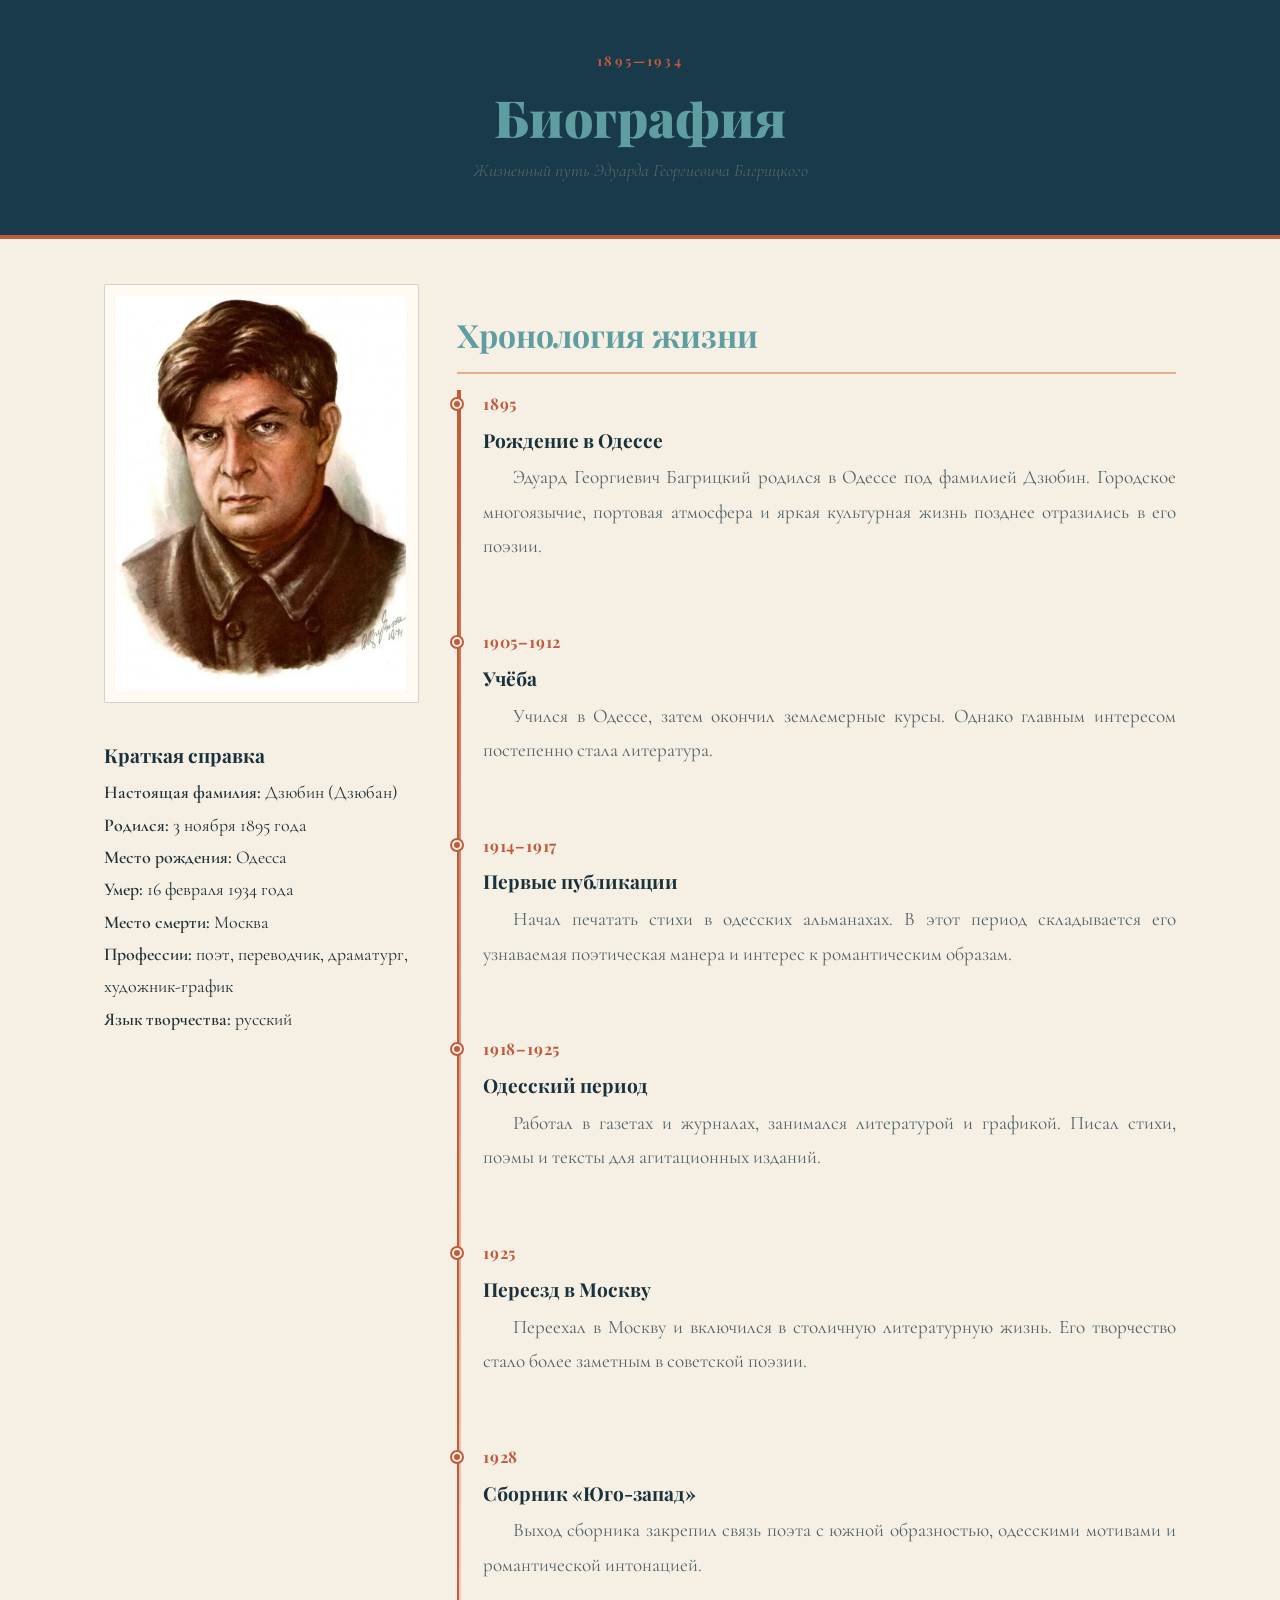
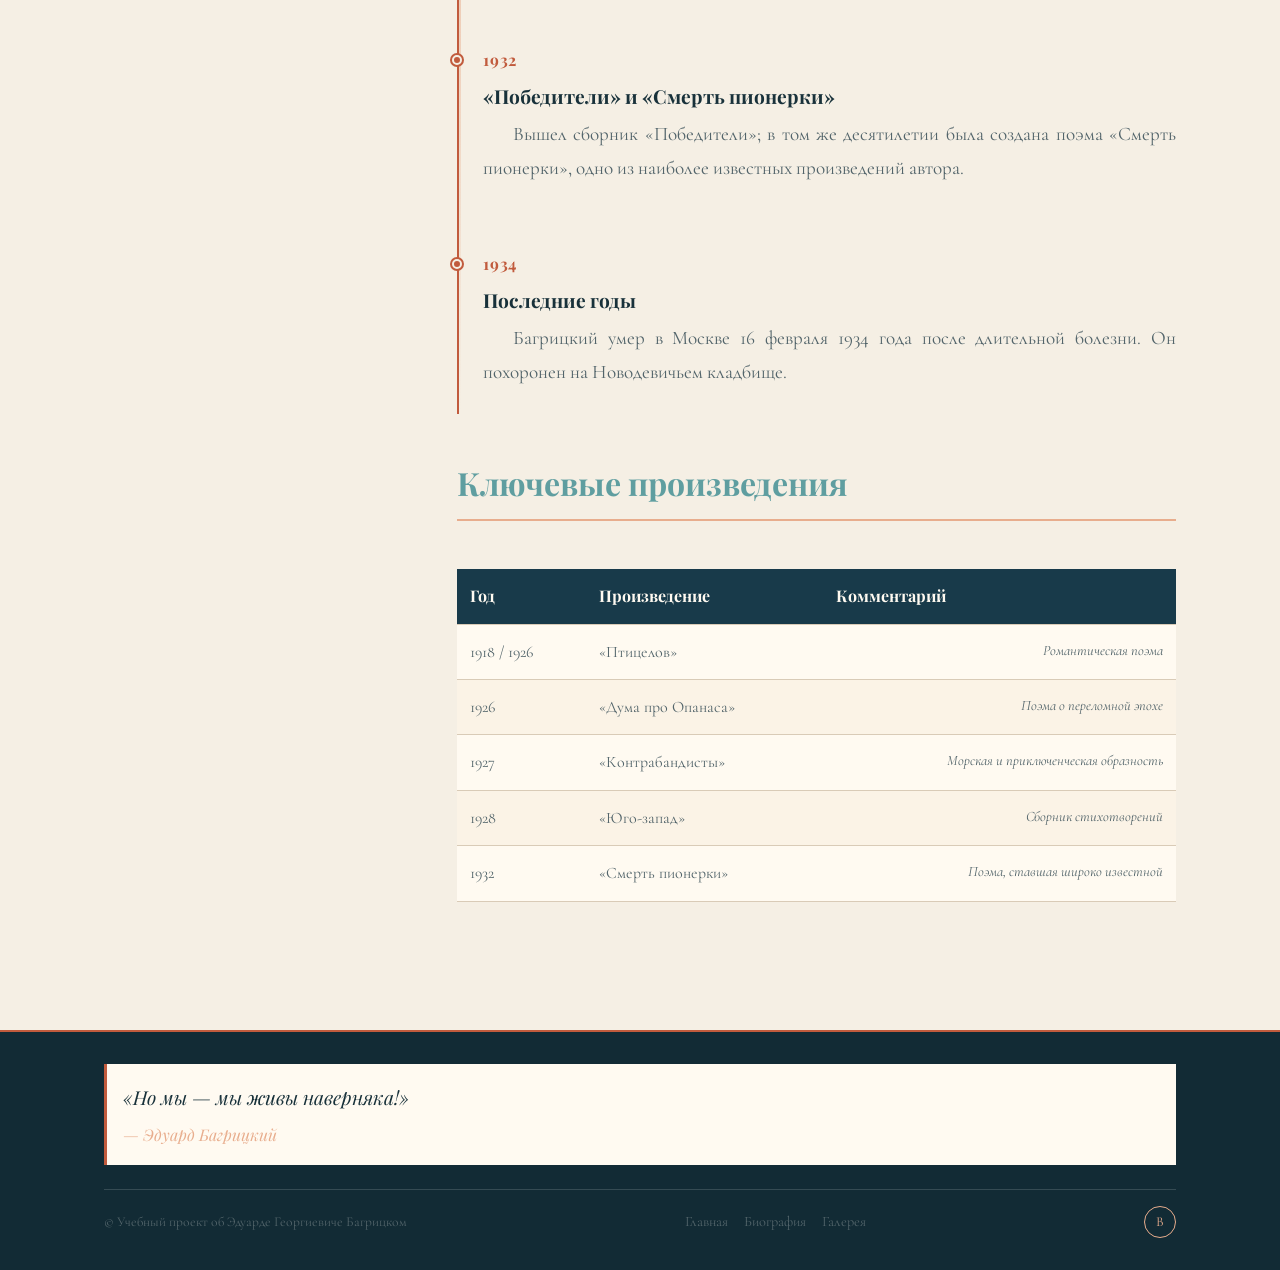
<file: pages/biography.html>
<!DOCTYPE html>
<html lang="ru">
<head>
  <meta charset="UTF-8" />
  <meta name="viewport" content="width=device-width, initial-scale=1.0" />
  <title>Эдуард Багрицкий — Биография</title>
  <link rel="stylesheet" href="../css/style.css" />
</head>
<body>
<main>
<div class="page-hero"><div class="container"><p class="hero-eyebrow">1895—1934</p><h1 class="page-title">Биография</h1><p class="page-subtitle">Жизненный путь Эдуарда Георгиевича Багрицкого</p></div></div>
<section class="bio-section"><div class="container"><div class="bio-layout">
<aside class="bio-portrait"><div class="bio-portrait-sticky"><div class="bio-portrait-frame"><img src="../images/bio-portrait.webp" alt="Эдуард Багрицкий"></div><div class="bio-body"><p class="timeline-title">Краткая справка</p><p><b>Настоящая фамилия:</b> Дзюбин (Дзюбан)<br><b>Родился:</b> 3 ноября 1895 года<br><b>Место рождения:</b> Одесса<br><b>Умер:</b> 16 февраля 1934 года<br><b>Место смерти:</b> Москва<br><b>Профессии:</b> поэт, переводчик, драматург, художник-график<br><b>Язык творчества:</b> русский</p></div></div></aside>
<div><h2 class="section-heading">Хронология жизни</h2><div class="timeline">
<div class="timeline-item"><div class="timeline-year">1895</div><div class="timeline-title">Рождение в Одессе</div><p class="timeline-text">Эдуард Георгиевич Багрицкий родился в Одессе под фамилией Дзюбин. Городское многоязычие, портовая атмосфера и яркая культурная жизнь позднее отразились в его поэзии.</p></div>
<div class="timeline-item"><div class="timeline-year">1905–1912</div><div class="timeline-title">Учёба</div><p class="timeline-text">Учился в Одессе, затем окончил землемерные курсы. Однако главным интересом постепенно стала литература.</p></div>
<div class="timeline-item"><div class="timeline-year">1914–1917</div><div class="timeline-title">Первые публикации</div><p class="timeline-text">Начал печатать стихи в одесских альманахах. В этот период складывается его узнаваемая поэтическая манера и интерес к романтическим образам.</p></div>
<div class="timeline-item"><div class="timeline-year">1918–1925</div><div class="timeline-title">Одесский период</div><p class="timeline-text">Работал в газетах и журналах, занимался литературой и графикой. Писал стихи, поэмы и тексты для агитационных изданий.</p></div>
<div class="timeline-item"><div class="timeline-year">1925</div><div class="timeline-title">Переезд в Москву</div><p class="timeline-text">Переехал в Москву и включился в столичную литературную жизнь. Его творчество стало более заметным в советской поэзии.</p></div>
<div class="timeline-item"><div class="timeline-year">1928</div><div class="timeline-title">Сборник «Юго-запад»</div><p class="timeline-text">Выход сборника закрепил связь поэта с южной образностью, одесскими мотивами и романтической интонацией.</p></div>
<div class="timeline-item"><div class="timeline-year">1932</div><div class="timeline-title">«Победители» и «Смерть пионерки»</div><p class="timeline-text">Вышел сборник «Победители»; в том же десятилетии была создана поэма «Смерть пионерки», одно из наиболее известных произведений автора.</p></div>
<div class="timeline-item"><div class="timeline-year">1934</div><div class="timeline-title">Последние годы</div><p class="timeline-text">Багрицкий умер в Москве 16 февраля 1934 года после длительной болезни. Он похоронен на Новодевичьем кладбище.</p></div>
</div>
<h2 class="section-heading">Ключевые произведения</h2><div class="bio-table-wrap"><table class="bio-table"><thead><tr><th>Год</th><th>Произведение</th><th>Комментарий</th></tr></thead><tbody>
<tr><td>1918 / 1926</td><td>«Птицелов»</td><td>Романтическая поэма</td></tr><tr><td>1926</td><td>«Дума про Опанаса»</td><td>Поэма о переломной эпохе</td></tr><tr><td>1927</td><td>«Контрабандисты»</td><td>Морская и приключенческая образность</td></tr><tr><td>1928</td><td>«Юго-запад»</td><td>Сборник стихотворений</td></tr><tr><td>1932</td><td>«Смерть пионерки»</td><td>Поэма, ставшая широко известной</td></tr>
</tbody></table></div>
</div></div></div></section>
</main>
<footer class="site-footer">
  <div class="container">
    <blockquote class="footer-quote">«Но мы — мы живы наверняка!» <cite>— Эдуард Багрицкий</cite></blockquote>
    <div class="footer-bottom">
      <p class="footer-copy">© Учебный проект об Эдуарде Георгиевиче Багрицком</p>
      <nav class="footer-links" aria-label="Ссылки подвала">
        <a href="main.html">Главная</a><a href="biography.html">Биография</a><a href="gallery.html">Галерея</a>
      </nav>
      <div class="footer-socials"><a class="social-icon" href="https://ru.wikisource.org/wiki/Автор:Эдуард_Георгиевич_Багрицкий" target="_blank" rel="noopener noreferrer" aria-label="Викитека">В</a></div>
    </div>
  </div>
</footer>
<script src="../js/main.js"></script>
</body>
</html>
</file>
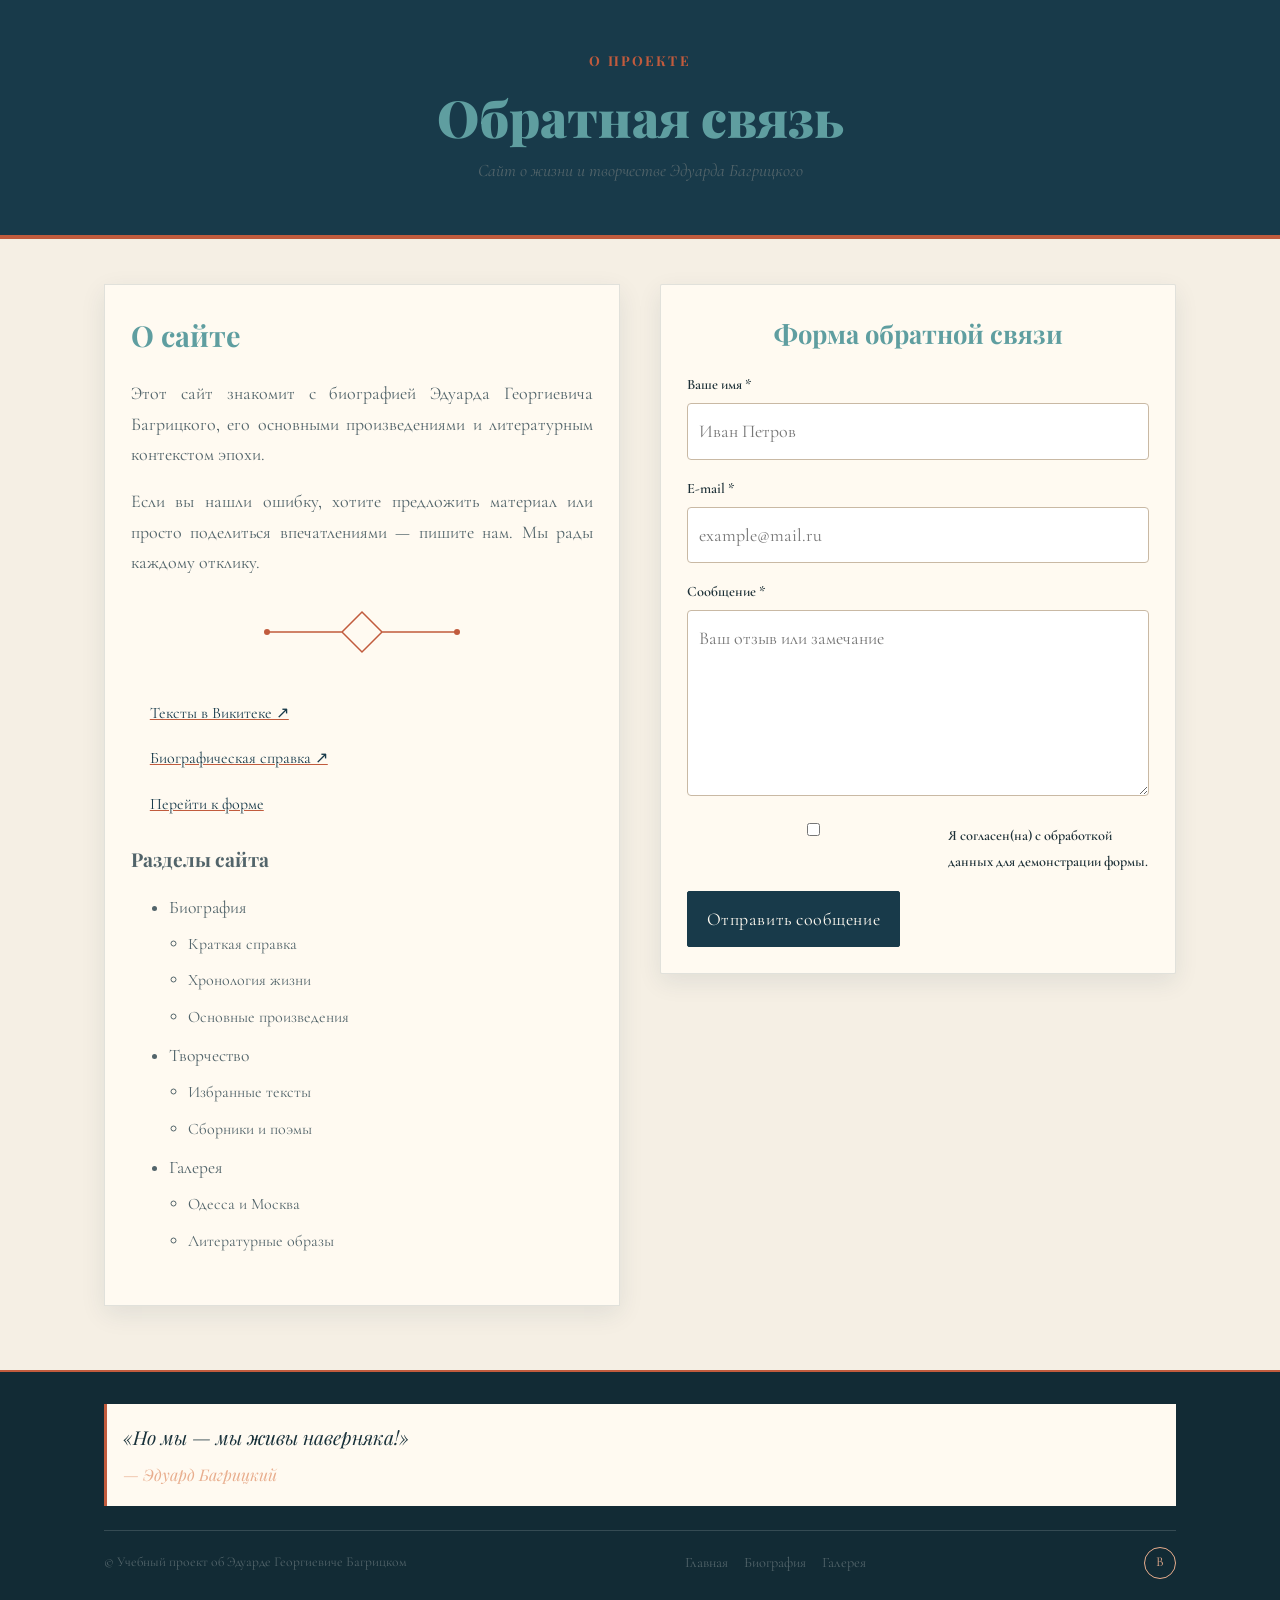
<file: pages/contact.html>
<!DOCTYPE html>
<html lang="ru">
<head>
  <meta charset="UTF-8" />
  <meta name="viewport" content="width=device-width, initial-scale=1.0" />
  <title>Эдуард Багрицкий — О проекте</title>
  <link rel="stylesheet" href="../css/style.css" />
</head>
<body>
<main>
<div class="page-hero"><div class="container"><p class="hero-eyebrow">О ПРОЕКТЕ</p><h1 class="page-title">Обратная связь</h1><p class="page-subtitle">Сайт о жизни и творчестве Эдуарда Багрицкого</p></div></div>
<section class="contact-section" id="contact-top"><div class="container"><div class="contact-layout">
<div class="contact-info"><h2>О сайте</h2><p>Этот сайт знакомит с биографией Эдуарда Георгиевича Багрицкого, его основными произведениями и литературным контекстом эпохи.</p><p>Если вы нашли ошибку, хотите предложить материал или просто поделиться впечатлениями — пишите нам. Мы рады каждому отклику.</p><div class="contact-svg-ornament"><svg xmlns="http://www.w3.org/2000/svg" width="220" height="60" viewBox="0 0 220 60" aria-hidden="true"><path d="M15 30 H90 L110 10 L130 30 H205 M90 30 L110 50 L130 30" fill="none" stroke="#c15b3d" stroke-width="1.5"/><circle cx="15" cy="30" r="3" fill="#c15b3d"/><circle cx="205" cy="30" r="3" fill="#c15b3d"/></svg></div>
<ul class="contact-info-links"><li><a href="https://ru.wikisource.org/wiki/Автор:Эдуард_Георгиевич_Багрицкий" target="_blank" rel="noopener noreferrer">Тексты в Викитеке ↗</a></li><li><a href="https://dates.gnpbu.ru/0-5/Bagritskiy/bagritskiy.html" target="_blank" rel="noopener noreferrer">Биографическая справка ↗</a></li><li><a href="#contact-form">Перейти к форме</a></li></ul>
<p class="timeline-title">Разделы сайта</p><ul class="bio-nested-list"><li>Биография<ul><li>Краткая справка</li><li>Хронология жизни</li><li>Основные произведения</li></ul></li><li>Творчество<ul><li>Избранные тексты</li><li>Сборники и поэмы</li></ul></li><li>Галерея<ul><li>Одесса и Москва</li><li>Литературные образы</li></ul></li></ul></div>
<div class="contact-form-wrap" id="contact-form"><h2>Форма обратной связи</h2><div id="form-area">
<div class="form-group"><label for="cf-name">Ваше имя *</label><input type="text" id="cf-name" name="name" placeholder="Иван Петров" autocomplete="name"/><div class="form-error-msg" id="err-name">Пожалуйста, укажите имя.</div></div>
<div class="form-group"><label for="cf-email">E-mail *</label><input type="email" id="cf-email" name="email" placeholder="example@mail.ru" autocomplete="email"/><div class="form-error-msg" id="err-email">Введите корректный адрес электронной почты.</div></div>
<div class="form-group"><label for="cf-message">Сообщение *</label><textarea id="cf-message" name="message" rows="5" placeholder="Ваш отзыв или замечание"></textarea><div class="form-error-msg" id="err-message">Сообщение должно содержать не менее 10 символов.</div></div>
<div class="form-group checkbox-group"><label><input type="checkbox" id="cf-consent"/> Я согласен(на) с обработкой данных для демонстрации формы.</label><div class="form-error-msg" id="err-consent">Отметьте согласие.</div></div>
<button type="button" class="btn" id="cf-submit">Отправить сообщение</button></div><div id="form-success" style="display:none"><h3>Спасибо за отзыв!</h3><p>Это демонстрационная форма: сообщение не отправляется на сервер.</p></div>
</div></div></div></section>
</main>
<footer class="site-footer">
  <div class="container">
    <blockquote class="footer-quote">«Но мы — мы живы наверняка!» <cite>— Эдуард Багрицкий</cite></blockquote>
    <div class="footer-bottom">
      <p class="footer-copy">© Учебный проект об Эдуарде Георгиевиче Багрицком</p>
      <nav class="footer-links" aria-label="Ссылки подвала">
        <a href="main.html">Главная</a><a href="biography.html">Биография</a><a href="gallery.html">Галерея</a>
      </nav>
      <div class="footer-socials"><a class="social-icon" href="https://ru.wikisource.org/wiki/Автор:Эдуард_Георгиевич_Багрицкий" target="_blank" rel="noopener noreferrer" aria-label="Викитека">В</a></div>
    </div>
  </div>
</footer>
<script src="../js/main.js"></script>
</body>
</html>
</file>
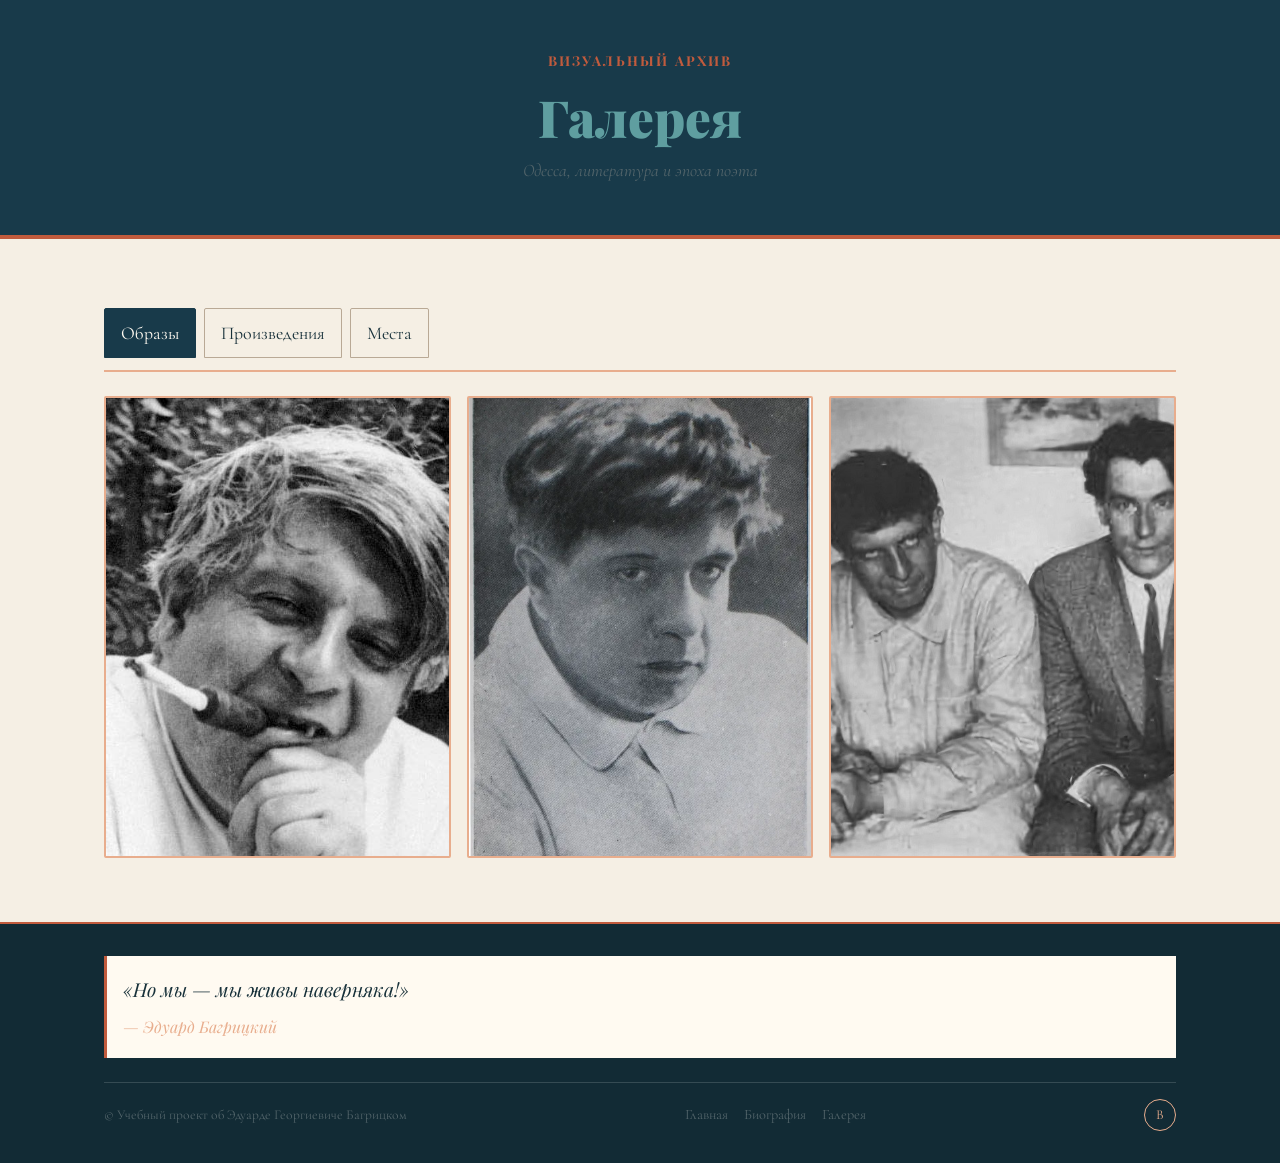
<file: pages/gallery.html>
<!DOCTYPE html>
<html lang="ru">
<head>
  <meta charset="UTF-8" />
  <meta name="viewport" content="width=device-width, initial-scale=1.0" />
  <title>Эдуард Багрицкий — Галерея</title>
  <link rel="stylesheet" href="../css/style.css" />
</head>
<body>
<main>
<div class="page-hero"><div class="container"><p class="hero-eyebrow">ВИЗУАЛЬНЫЙ АРХИВ</p><h1 class="page-title">Галерея</h1><p class="page-subtitle">Одесса, литература и эпоха поэта</p></div></div>
<section class="gallery-section"><div class="container">

<div class="gallery-tabs" role="tablist"><button class="tab-btn active" data-tab="photos" role="tab" aria-selected="true">Образы</button><button class="tab-btn" data-tab="documents" role="tab" aria-selected="false">Произведения</button><button class="tab-btn" data-tab="places" role="tab" aria-selected="false">Места</button></div>
<div class="gallery-tab-panel" id="tab-photos" role="tabpanel"><div class="gallery-grid">
<figure class="gallery-item"><div class="gallery-art"><img src="../images/gallery/bag1.jpg" ></div><figcaption class="gallery-item-overlay"></figcaption></figure>
<figure class="gallery-item"><div class="gallery-art"><img src="../images/gallery/bag2.webp" ></div><figcaption class="gallery-item-overlay"></figcaption></figure>
<figure class="gallery-item"><div class="gallery-art"><img src="../images/gallery/bag3.jpg" ></div><figcaption class="gallery-item-overlay"></figcaption></figure>
</div></div>
<div class="gallery-tab-panel" id="tab-documents" role="tabpanel" style="display:none"><div class="gallery-grid">
<figure class="gallery-item"><div class="gallery-art"><img src="../images/gallery/sbor1.jpg"></div><figcaption class="gallery-item-overlay"></figcaption></figure>
<figure class="gallery-item"><div class="gallery-art"><img src="../images/gallery/sbor2.webp"></div><figcaption class="gallery-item-overlay"></figcaption></figure>
</div></div>
<div class="gallery-tab-panel" id="tab-places" role="tabpanel" style="display:none"><div class="gallery-grid">
<figure class="gallery-item"><div class="gallery-art"><img src="../images/gallery/place1.webp"></div><figcaption class="gallery-item-overlay"></figcaption></figure>
<figure class="gallery-item"><div class="gallery-art"><img src="../images/gallery/place2.webp"></div><figcaption class="gallery-item-overlay"></figcaption></figure>
<figure class="gallery-item"><div class="gallery-art"><img src="../images/gallery/place3.jpg"></div><figcaption class="gallery-item-overlay"></figcaption></figure>
</div></div>
</div></section>
<div class="lightbox" id="lightbox"><button id="lightbox-close" aria-label="Закрыть">×</button><div class="lightbox-content" id="lightbox-content"><div class="lightbox-label">Галерея проекта</div></div></div>
</main>
<footer class="site-footer">
  <div class="container">
    <blockquote class="footer-quote">«Но мы — мы живы наверняка!» <cite>— Эдуард Багрицкий</cite></blockquote>
    <div class="footer-bottom">
      <p class="footer-copy">© Учебный проект об Эдуарде Георгиевиче Багрицком</p>
      <nav class="footer-links" aria-label="Ссылки подвала">
        <a href="main.html">Главная</a><a href="biography.html">Биография</a><a href="gallery.html">Галерея</a>
      </nav>
      <div class="footer-socials"><a class="social-icon" href="https://ru.wikisource.org/wiki/Автор:Эдуард_Георгиевич_Багрицкий" target="_blank" rel="noopener noreferrer" aria-label="Викитека">В</a></div>
    </div>
  </div>
</footer>
<script src="../js/main.js"></script>
</body>
</html>
</file>
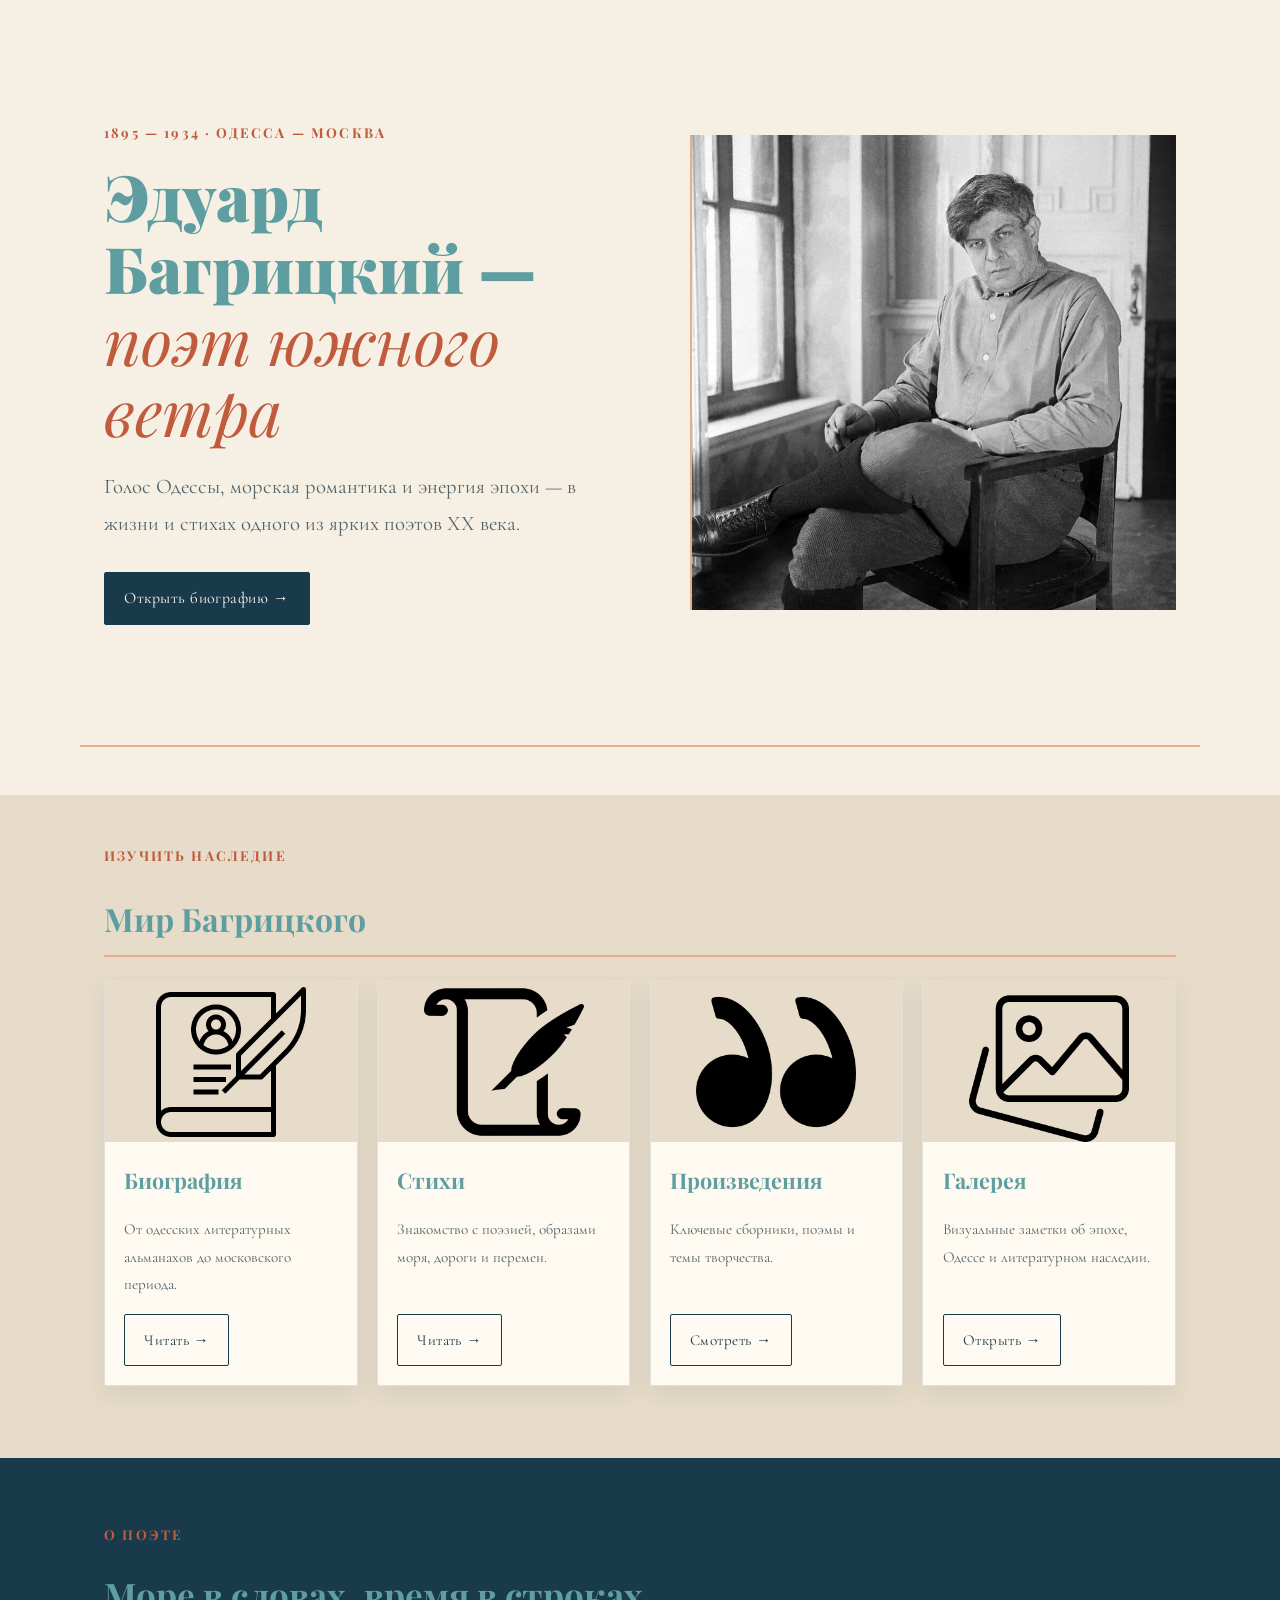
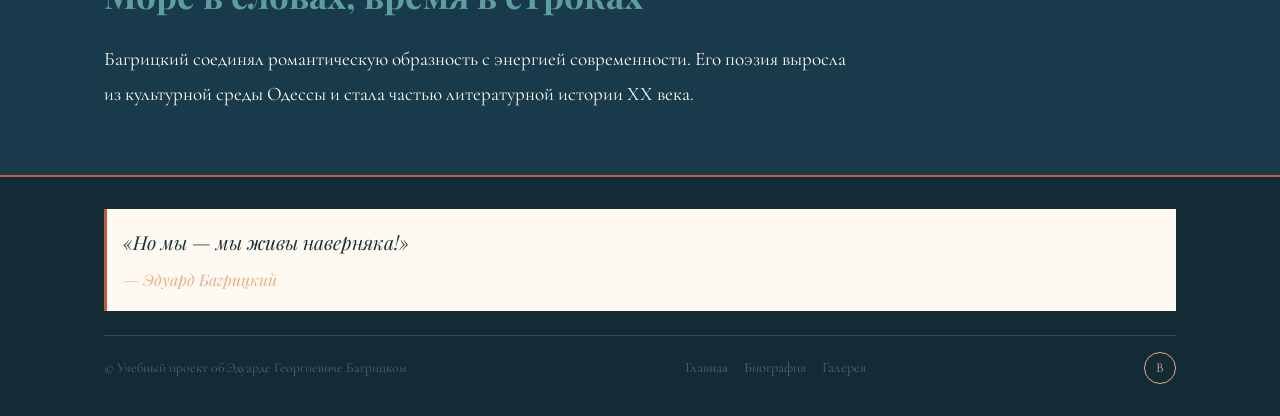
<file: pages/main.html>
<!DOCTYPE html>
<html lang="ru">
<head>
  <meta charset="UTF-8" />
  <meta name="viewport" content="width=device-width, initial-scale=1.0" />
  <title>Эдуард Багрицкий — Главная</title>
  <link rel="stylesheet" href="../css/style.css" />
</head>
<body>
<main>
<section class="hero container">
  <div class="hero-text">
    <p class="hero-eyebrow">1895 — 1934 · ОДЕССА — МОСКВА</p>
    <h1 class="hero-title">Эдуард Багрицкий —<br><em>поэт южного ветра</em></h1>
    <p class="hero-body">Голос Одессы, морская романтика и энергия эпохи — в жизни и стихах одного из ярких поэтов XX века.</p>
    <a href="biography.html" class="btn">Открыть биографию →</a>
  </div>
  <div class="hero-image">
    <img src="../images/portret.jpg" alt="Эдуард Багрицкий">
  </div>
</section>
<section class="cards-section"><div class="container"><div class="section-intro"><p class="hero-eyebrow">ИЗУЧИТЬ НАСЛЕДИЕ</p><h2 class="section-heading">Мир Багрицкого</h2></div>
<div class="cards-grid">
<article class="card"><div class="card-img"><img src="../images/card-bio.png" alt="Фото для раздела «Биография»"></div><div class="card-body"><h2 class="card-title">Биография</h2><p class="card-desc">От одесских литературных альманахов до московского периода.</p><a href="biography.html" class="btn-outline">Читать →</a></div></article>
<article class="card"><div class="card-img"><img src="../images/card-poems.png" alt="Фото для раздела «Стихи»"></div><div class="card-body"><h2 class="card-title">Стихи</h2><p class="card-desc">Знакомство с поэзией, образами моря, дороги и перемен.</p><a href="poems.html" class="btn-outline">Читать →</a></div></article>
<article class="card"><div class="card-img"><img src="../images/card-quotes.png" alt="Фото для раздела «Произведения»"></div><div class="card-body"><h2 class="card-title">Произведения</h2><p class="card-desc">Ключевые сборники, поэмы и темы творчества.</p><a href="quotes.html" class="btn-outline">Смотреть →</a></div></article>
<article class="card"><div class="card-img"><img src="../images/card-gallery.png" alt="Фото для раздела «Галерея»"></div><div class="card-body"><h2 class="card-title">Галерея</h2><p class="card-desc">Визуальные заметки об эпохе, Одессе и литературном наследии.</p><a href="gallery.html" class="btn-outline">Открыть →</a></div></article>
</div></div></section>
<section class="feature-note"><div class="container"><p class="hero-eyebrow">О ПОЭТЕ</p><h2>Море в словах, время в строках</h2><p>Багрицкий соединял романтическую образность с энергией современности. Его поэзия выросла из культурной среды Одессы и стала частью литературной истории XX века.</p></div></section>
</main>
<footer class="site-footer">
  <div class="container">
    <blockquote class="footer-quote">«Но мы — мы живы наверняка!» <cite>— Эдуард Багрицкий</cite></blockquote>
    <div class="footer-bottom">
      <p class="footer-copy">© Учебный проект об Эдуарде Георгиевиче Багрицком</p>
      <nav class="footer-links" aria-label="Ссылки подвала">
        <a href="main.html">Главная</a><a href="biography.html">Биография</a><a href="gallery.html">Галерея</a>
      </nav>
      <div class="footer-socials"><a class="social-icon" href="https://ru.wikisource.org/wiki/Автор:Эдуард_Георгиевич_Багрицкий" target="_blank" rel="noopener noreferrer" aria-label="Викитека">В</a></div>
    </div>
  </div>
</footer>
<script src="../js/main.js"></script>
</body>
</html>
</file>
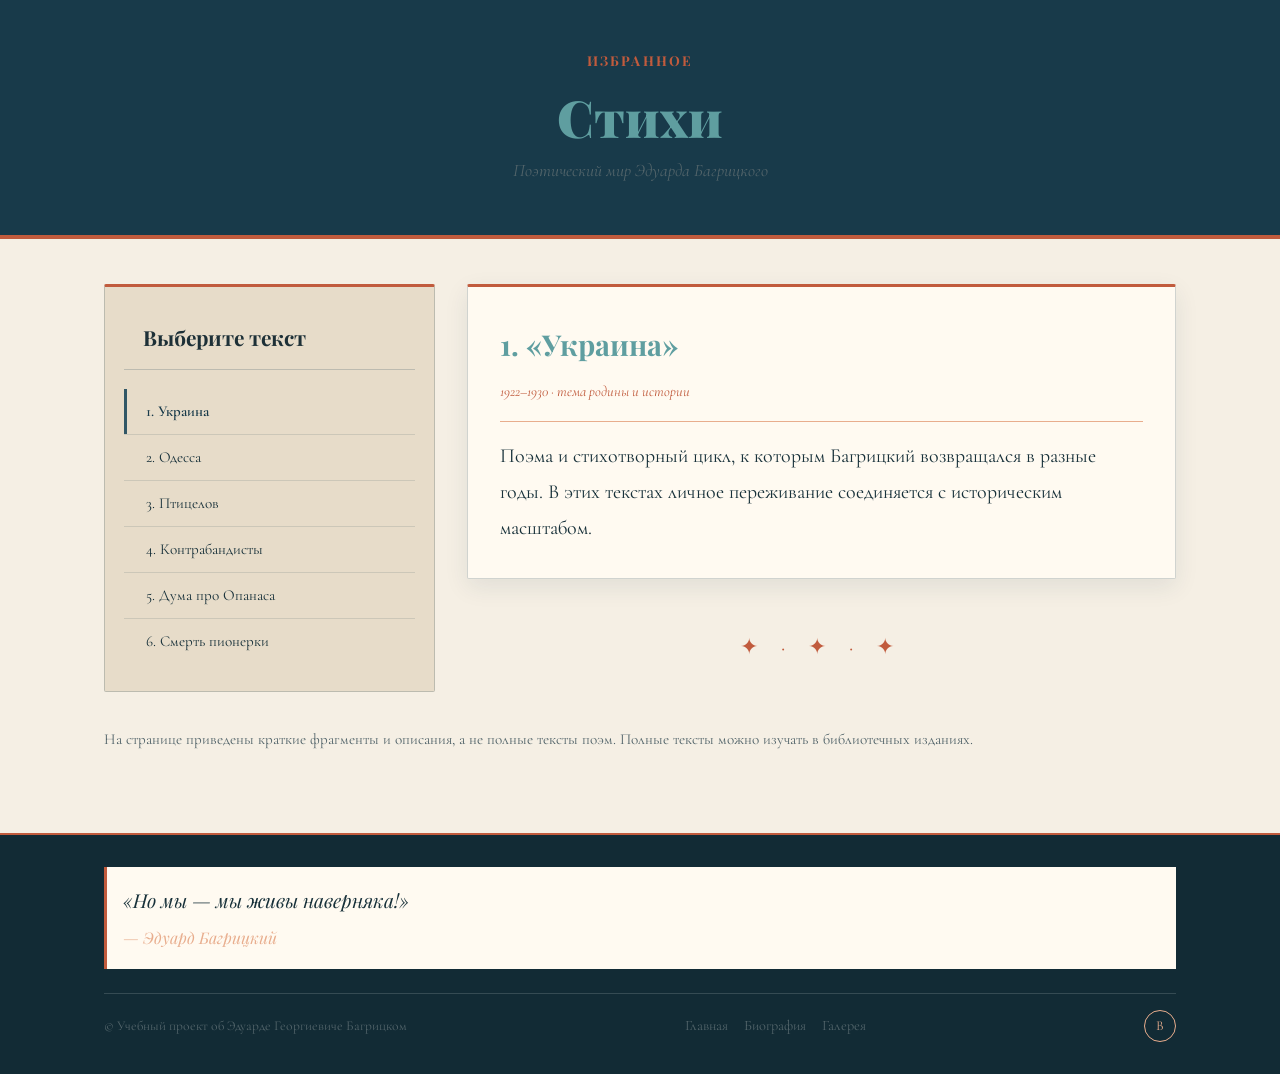
<file: pages/poems.html>
<!DOCTYPE html>
<html lang="ru">
<head>
  <meta charset="UTF-8" />
  <meta name="viewport" content="width=device-width, initial-scale=1.0" />
  <title>Эдуард Багрицкий — Стихи</title>
  <link rel="stylesheet" href="../css/style.css" />
</head>
<body>
<main>
<div class="page-hero"><div class="container"><p class="hero-eyebrow">ИЗБРАННОЕ</p><h1 class="page-title">Стихи</h1><p class="page-subtitle">Поэтический мир Эдуарда Багрицкого</p></div></div>
<section class="poems-section"><div class="container"><div class="poems-layout">
<nav class="poems-nav" aria-label="Список произведений"><div class="poems-nav-title">Выберите текст</div><ul>
<li><a href="#" class="poem-nav-link active-poem" data-poem="0">1. Украина</a></li><li><a href="#" class="poem-nav-link" data-poem="1">2. Одесса</a></li><li><a href="#" class="poem-nav-link" data-poem="2">3. Птицелов</a></li><li><a href="#" class="poem-nav-link" data-poem="3">4. Контрабандисты</a></li><li><a href="#" class="poem-nav-link" data-poem="4">5. Дума про Опанаса</a></li><li><a href="#" class="poem-nav-link" data-poem="5">6. Смерть пионерки</a></li></ul></nav>
<div><article class="poem-display" id="poem-display"><h2 class="poem-title" id="poem-display-title"></h2><p class="poem-meta" id="poem-display-meta"></p><div class="poem-text" id="poem-display-text"></div></article><div class="ornament">✦ · ✦ · ✦</div></div>
</div><p class="source-note">На странице приведены краткие фрагменты и описания, а не полные тексты поэм. Полные тексты можно изучать в библиотечных изданиях.</p></div></section>
</main>
<footer class="site-footer">
  <div class="container">
    <blockquote class="footer-quote">«Но мы — мы живы наверняка!» <cite>— Эдуард Багрицкий</cite></blockquote>
    <div class="footer-bottom">
      <p class="footer-copy">© Учебный проект об Эдуарде Георгиевиче Багрицком</p>
      <nav class="footer-links" aria-label="Ссылки подвала">
        <a href="main.html">Главная</a><a href="biography.html">Биография</a><a href="gallery.html">Галерея</a>
      </nav>
      <div class="footer-socials"><a class="social-icon" href="https://ru.wikisource.org/wiki/Автор:Эдуард_Георгиевич_Багрицкий" target="_blank" rel="noopener noreferrer" aria-label="Викитека">В</a></div>
    </div>
  </div>
</footer>
<script src="../js/main.js"></script>
</body>
</html>
</file>
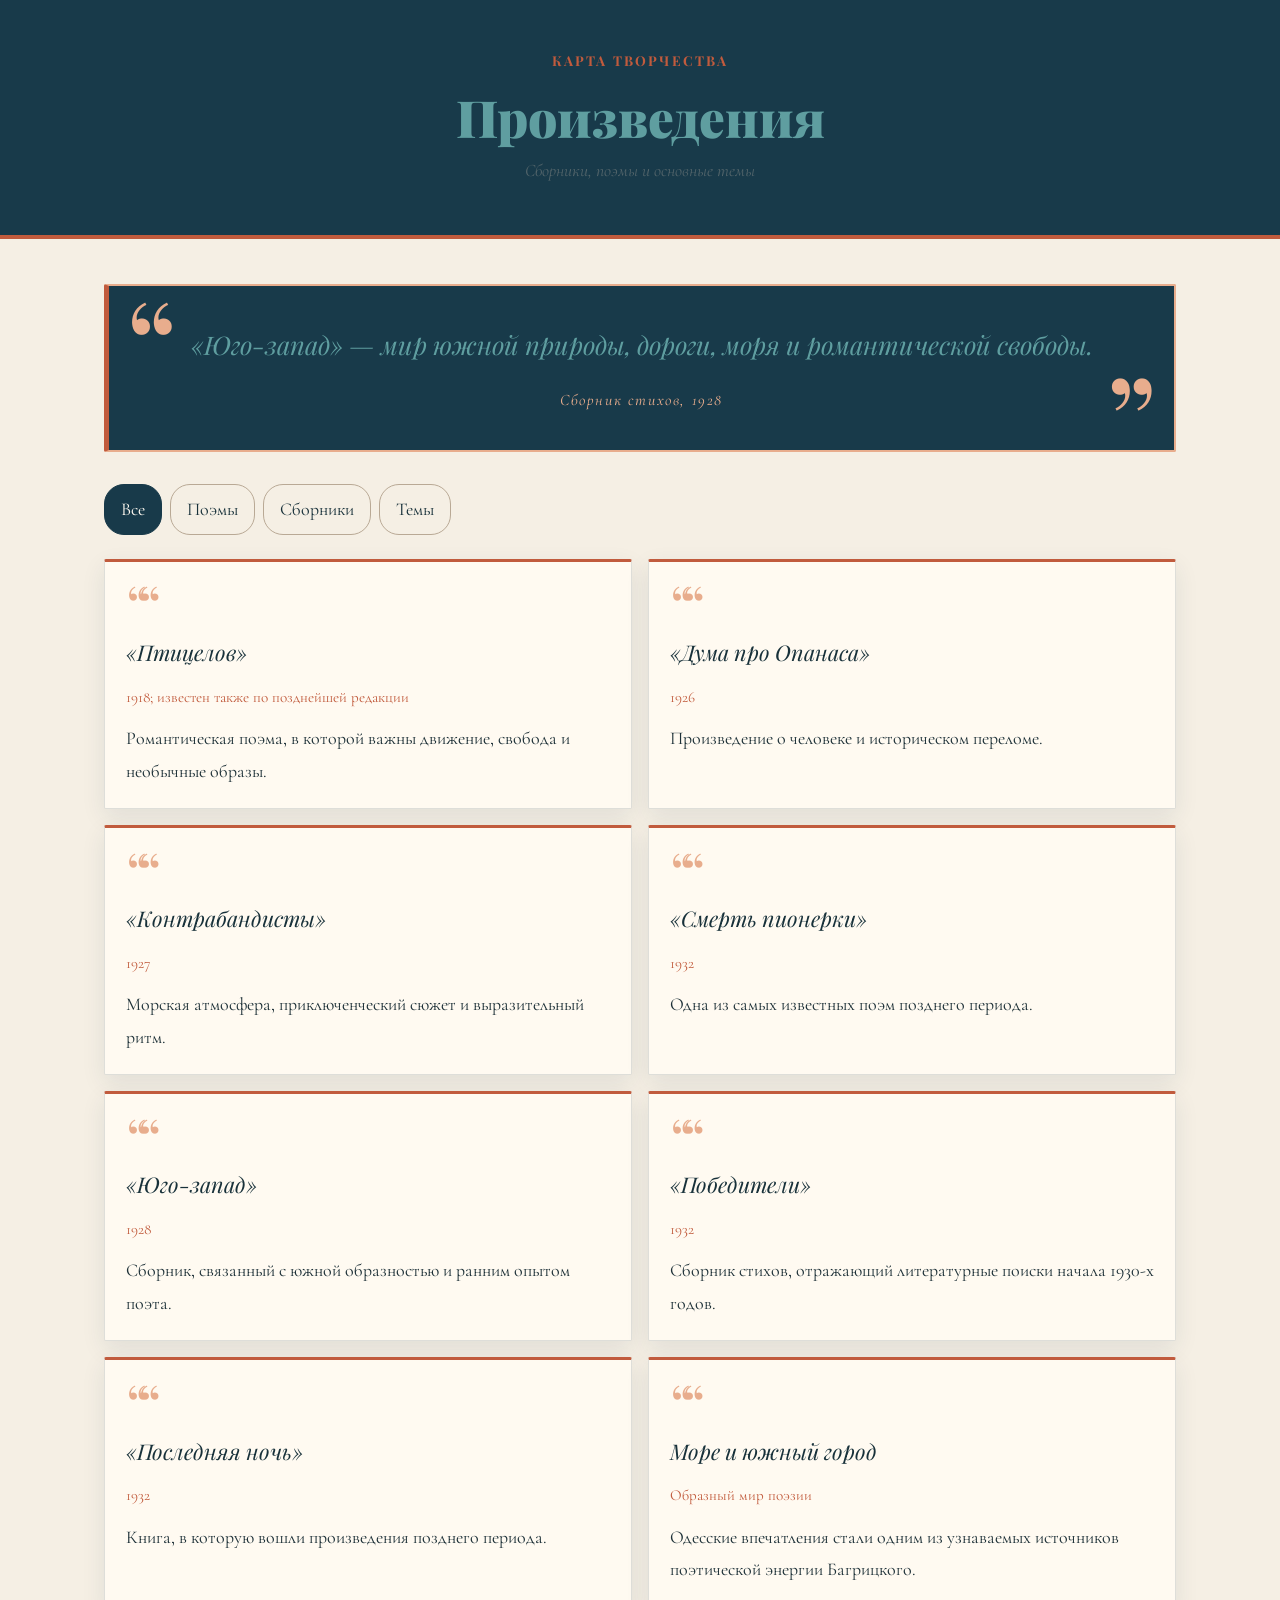
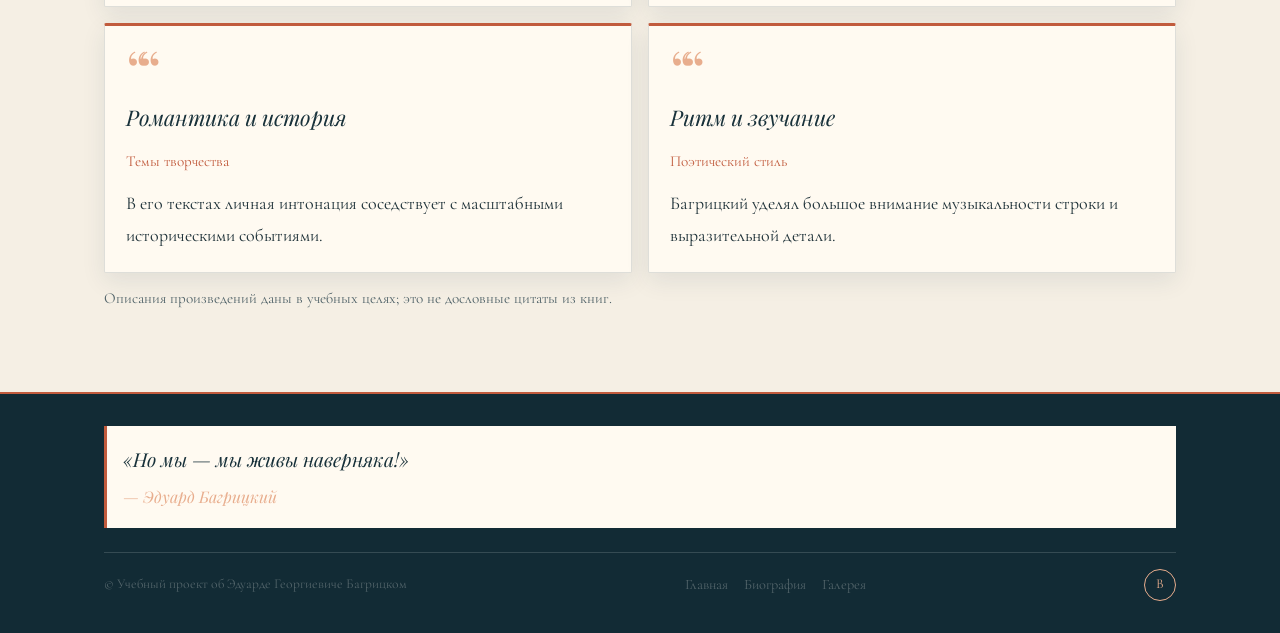
<file: pages/quotes.html>
<!DOCTYPE html>
<html lang="ru">
<head>
  <meta charset="UTF-8" />
  <meta name="viewport" content="width=device-width, initial-scale=1.0" />
  <title>Эдуард Багрицкий — Произведения</title>
  <link rel="stylesheet" href="../css/style.css" />
</head>
<body>
<main>
<div class="page-hero"><div class="container"><p class="hero-eyebrow">КАРТА ТВОРЧЕСТВА</p><h1 class="page-title">Произведения</h1><p class="page-subtitle">Сборники, поэмы и основные темы</p></div></div>
<section class="quotes-section"><div class="container">
<blockquote class="quotes-featured"><p class="quote-featured-text">«Юго-запад» — мир южной природы, дороги, моря и романтической свободы.</p><cite class="quote-featured-author">Сборник стихов, 1928</cite></blockquote>
<div class="quote-filters" role="group" aria-label="Фильтр произведений"><button class="filter-btn active" data-filter="all">Все</button><button class="filter-btn" data-filter="poem">Поэмы</button><button class="filter-btn" data-filter="book">Сборники</button><button class="filter-btn" data-filter="theme">Темы</button></div>
<div class="quotes-grid" id="quotes-grid">
<article class="quote-card" data-category="poem"><p class="quote-text">«Птицелов»</p><p class="quote-source">1918; известен также по позднейшей редакции</p><p>Романтическая поэма, в которой важны движение, свобода и необычные образы.</p></article>
<article class="quote-card" data-category="poem"><p class="quote-text">«Дума про Опанаса»</p><p class="quote-source">1926</p><p>Произведение о человеке и историческом переломе.</p></article>
<article class="quote-card" data-category="poem"><p class="quote-text">«Контрабандисты»</p><p class="quote-source">1927</p><p>Морская атмосфера, приключенческий сюжет и выразительный ритм.</p></article>
<article class="quote-card" data-category="poem"><p class="quote-text">«Смерть пионерки»</p><p class="quote-source">1932</p><p>Одна из самых известных поэм позднего периода.</p></article>
<article class="quote-card" data-category="book"><p class="quote-text">«Юго-запад»</p><p class="quote-source">1928</p><p>Сборник, связанный с южной образностью и ранним опытом поэта.</p></article>
<article class="quote-card" data-category="book"><p class="quote-text">«Победители»</p><p class="quote-source">1932</p><p>Сборник стихов, отражающий литературные поиски начала 1930-х годов.</p></article>
<article class="quote-card" data-category="book"><p class="quote-text">«Последняя ночь»</p><p class="quote-source">1932</p><p>Книга, в которую вошли произведения позднего периода.</p></article>
<article class="quote-card" data-category="theme"><p class="quote-text">Море и южный город</p><p class="quote-source">Образный мир поэзии</p><p>Одесские впечатления стали одним из узнаваемых источников поэтической энергии Багрицкого.</p></article>
<article class="quote-card" data-category="theme"><p class="quote-text">Романтика и история</p><p class="quote-source">Темы творчества</p><p>В его текстах личная интонация соседствует с масштабными историческими событиями.</p></article>
<article class="quote-card" data-category="theme"><p class="quote-text">Ритм и звучание</p><p class="quote-source">Поэтический стиль</p><p>Багрицкий уделял большое внимание музыкальности строки и выразительной детали.</p></article>
</div><p class="source-note">Описания произведений даны в учебных целях; это не дословные цитаты из книг.</p>
</div></section>
</main>
<footer class="site-footer">
  <div class="container">
    <blockquote class="footer-quote">«Но мы — мы живы наверняка!» <cite>— Эдуард Багрицкий</cite></blockquote>
    <div class="footer-bottom">
      <p class="footer-copy">© Учебный проект об Эдуарде Георгиевиче Багрицком</p>
      <nav class="footer-links" aria-label="Ссылки подвала">
        <a href="main.html">Главная</a><a href="biography.html">Биография</a><a href="gallery.html">Галерея</a>
      </nav>
      <div class="footer-socials"><a class="social-icon" href="https://ru.wikisource.org/wiki/Автор:Эдуард_Георгиевич_Багрицкий" target="_blank" rel="noopener noreferrer" aria-label="Викитека">В</a></div>
    </div>
  </div>
</footer>
<script src="../js/main.js"></script>
</body>
</html>
</file>
<file: css/style.css>
/* Стиль текста */

/* cormorant-garamond-300 - cyrillic_latin */
@font-face {
  font-display: swap; /* Check https://developer.mozilla.org/en-US/docs/Web/CSS/@font-face/font-display for other options. */
  font-family: 'Cormorant Garamond';
  font-style: normal;
  font-weight: 300;
  src: url('../fonts/cormorant-garamond-v21-cyrillic_latin-300.woff2') format('woff2'); /* Chrome 36+, Opera 23+, Firefox 39+, Safari 12+, iOS 10+ */
}
/* cormorant-garamond-regular - cyrillic_latin */
@font-face {
  font-display: swap; /* Check https://developer.mozilla.org/en-US/docs/Web/CSS/@font-face/font-display for other options. */
  font-family: 'Cormorant Garamond';
  font-style: normal;
  font-weight: 400;
  src: url('../fonts/cormorant-garamond-v21-cyrillic_latin-regular.woff2') format('woff2'); /* Chrome 36+, Opera 23+, Firefox 39+, Safari 12+, iOS 10+ */
}
/* cormorant-garamond-italic - cyrillic_latin */
@font-face {
  font-display: swap; /* Check https://developer.mozilla.org/en-US/docs/Web/CSS/@font-face/font-display for other options. */
  font-family: 'Cormorant Garamond';
  font-style: italic;
  font-weight: 400;
  src: url('../fonts/cormorant-garamond-v21-cyrillic_latin-italic.woff2') format('woff2'); /* Chrome 36+, Opera 23+, Firefox 39+, Safari 12+, iOS 10+ */
}
/* cormorant-garamond-600 - cyrillic_latin */
@font-face {
  font-display: swap; /* Check https://developer.mozilla.org/en-US/docs/Web/CSS/@font-face/font-display for other options. */
  font-family: 'Cormorant Garamond';
  font-style: normal;
  font-weight: 600;
  src: url('../fonts/cormorant-garamond-v21-cyrillic_latin-600.woff2') format('woff2'); /* Chrome 36+, Opera 23+, Firefox 39+, Safari 12+, iOS 10+ */
}

/* playfair-display-regular - cyrillic_latin */
@font-face {
  font-display: swap; /* Check https://developer.mozilla.org/en-US/docs/Web/CSS/@font-face/font-display for other options. */
  font-family: 'Playfair Display';
  font-style: normal;
  font-weight: 400;
  src: url('../fonts/playfair-display-v40-cyrillic_latin-regular.woff2') format('woff2'); /* Chrome 36+, Opera 23+, Firefox 39+, Safari 12+, iOS 10+ */
}
/* playfair-display-italic - cyrillic_latin */
@font-face {
  font-display: swap; /* Check https://developer.mozilla.org/en-US/docs/Web/CSS/@font-face/font-display for other options. */
  font-family: 'Playfair Display';
  font-style: italic;
  font-weight: 400;
  src: url('../fonts/playfair-display-v40-cyrillic_latin-italic.woff2') format('woff2'); /* Chrome 36+, Opera 23+, Firefox 39+, Safari 12+, iOS 10+ */
}
/* playfair-display-700 - cyrillic_latin */
@font-face {
  font-display: swap; /* Check https://developer.mozilla.org/en-US/docs/Web/CSS/@font-face/font-display for other options. */
  font-family: 'Playfair Display';
  font-style: normal;
  font-weight: 700;
  src: url('../fonts/playfair-display-v40-cyrillic_latin-700.woff2') format('woff2'); /* Chrome 36+, Opera 23+, Firefox 39+, Safari 12+, iOS 10+ */
}
/* playfair-display-900 - cyrillic_latin */
@font-face {
  font-display: swap; /* Check https://developer.mozilla.org/en-US/docs/Web/CSS/@font-face/font-display for other options. */
  font-family: 'Playfair Display';
  font-style: normal;
  font-weight: 900;
  src: url('../fonts/playfair-display-v40-cyrillic_latin-900.woff2') format('woff2'); /* Chrome 36+, Opera 23+, Firefox 39+, Safari 12+, iOS 10+ */
}



:root {
  --cream:       #f5f0e8;
  --parchment:   #ede5d0;
  --warm-white:  #faf7f2;
  --olive:       #6b7a54;
  --olive-dark:  #4e5a3a;
  --olive-btn:   #5c6b45;
  --brown:       #3b2d1f;
  --brown-light: #6b5040;
  --gold:        #c8a96e;
  --gold-light:  #e8d5a8;
  --ink:         #2a1f14;

  --font-display: 'Playfair Display', 'Times New Roman', serif;
  --font-body:    'Cormorant Garamond', Georgia, serif;

  --shadow:      0 4px 24px rgba(59,45,31,.12);
  --shadow-card: 0 2px 16px rgba(59,45,31,.10);
  --border:      1px solid rgba(107,122,84,.30);
  --radius:      4px;

  --max-w: 1100px;
}

/* Базовые стили */
*, *::before, *::after { box-sizing: border-box; margin: 0; padding: 0; }

html { scroll-behavior: smooth; }

body {
  background: var(--cream);
  color: var(--ink);
  font-family: var(--font-body);
  font-size: 1.125rem;
  line-height: 1.8;
  min-height: 100vh;
}

/* Фреймы */
.frame-layout {
  height: 100%;
  overflow: hidden;
  display: flex;
  flex-direction: column;
}

.frame-layout .site-header {
  flex-shrink: 0;
  position: relative;
  z-index: 100;
}

#content-frame {
  flex: 1 1 auto;
  width: 100%;
  border: none;
  display: block;
  background: var(--cream);
}


header, main, footer { position: relative; z-index: 1; }

a   { color: inherit; text-decoration: none; }
img { max-width: 100%; display: block; }

.container {
  max-width: var(--max-w);
  margin: 0 auto;
  padding: 0 1.5rem;
}

.text-center { text-align: center; }
.italic      { font-style: italic; }
.sr-only     { position: absolute; width: 1px; height: 1px; overflow: hidden; clip: rect(0,0,0,0); }

/* Анимация появления страницы */
@keyframes fadeIn {
  from { opacity: 0; transform: translateY(8px); }
  to   { opacity: 1; transform: translateY(0); }
}
main { animation: fadeIn .4s ease; }

.external-link {
  color: var(--olive-dark);
  text-decoration: none;
  font-weight: 600;

  border-bottom: 1px solid transparent;

  transition:
    color 0.3s ease,
    border-color 0.3s ease;
}

.external-link:hover {
  color: var(--olive-btn);
  border-color: var(--olive-btn);
}

.external-link::after {
  content: ' ↗';
  font-size: 0.9em;
}

/* Шапка */

html.in-iframe .site-header { 
  display: none !important; 
}
html.in-iframe body { 
  padding-top: 0 !important; 
}

.site-header {
  background: var(--warm-white);
  border-bottom: 2px solid var(--gold);
  box-shadow: var(--shadow);
  position: sticky;
  top: 0;
  z-index: 100;
}

.header-inner {
  display: flex;
  align-items: center;
  gap: 1.5rem;
  padding: .8rem 1.5rem;
  max-width: var(--max-w);
  margin: 0 auto;
}

/* Логотип / портрет */
.logo-wrap {
  flex-shrink: 0;
  width: 70px; height: 70px;
  border: 2px solid var(--gold);
  border-radius: var(--radius);
  overflow: hidden;
  background: var(--parchment);
  display: flex; align-items: center; justify-content: center;
}
.logo-wrap img {
  width: 100%; height: 100%;
  object-fit: cover;
}
.logo-placeholder {
  font-family: var(--font-display);
  font-size: 2rem;
  color: var(--olive);
  user-select: none;
}

.site-title-wrap { flex: 1; }

.site-title {
    font-family: var(--font-display);
    font-size: 1.5rem;
    font-weight: 700;
    color: #5F9EA0;
    letter-spacing: .03em;
}

.site-subtitle {
  font-size: .95rem;
  color: var(--brown-light);
  font-style: italic;
}

/* Навигация */
.main-nav { margin-left: auto; }

.main-nav ul {
  display: flex;
  list-style: none;
  gap: .25rem;
}

.main-nav a {
  display: block;
  padding: .45rem .9rem;
  font-family: var(--font-body);
  font-size: 1rem;
  color: var(--brown);
  border: 1px solid transparent;
  border-radius: var(--radius);
  transition: background .2s, color .2s, border-color .2s;
  white-space: nowrap;
}
.main-nav a:hover,
.main-nav a.active {
  background: var(--olive-btn);
  color: var(--cream);
  border-color: var(--olive-dark);
}

/* Подвал */
.site-footer {
  background: var(--parchment);
  border-top: 2px solid var(--gold);
  padding: 1.5rem 0;
}

.footer-quote {
  background: var(--warm-white);
  border-left: 4px solid var(--olive);
  padding: 1rem 1.5rem;
  margin-bottom: 1.5rem;
  font-family: var(--font-display);
  font-size: 1.05rem;
  font-style: italic;
  color: var(--brown);
}

.footer-bottom {
  display: flex;
  align-items: center;
  justify-content: space-between;
  flex-wrap: wrap;
  gap: 1rem;
}

.footer-copy {
  font-size: .85rem;
  color: var(--brown-light);
}

.footer-links {
  display: flex;
  gap: 1.2rem;
}
.footer-links a {
  font-size: .9rem;
  color: var(--brown-light);
  transition: color .2s;
}
.footer-links a:hover { color: var(--olive-dark); }

.footer-socials { display: flex; gap: .6rem; }

.social-icon {
  width: 36px; height: 36px;
  border: 1.5px solid var(--brown-light);
  border-radius: 50%;
  display: flex; align-items: center; justify-content: center;
  font-size: .85rem;
  color: var(--brown-light);
  transition: border-color .2s, color .2s;
}
.social-icon:hover { border-color: var(--olive); color: var(--olive); }


/* Кнопка — заливка */
.btn {
  display: inline-flex;
  align-items: center;
  gap: .5rem;
  padding: .75rem 1.6rem;
  background: var(--olive-btn);
  color: var(--cream);
  font-family: var(--font-body);
  font-size: 1rem;
  letter-spacing: .06em;
  border: 2px solid var(--olive-dark);
  border-radius: var(--radius);
  cursor: pointer;
  transition: background .2s, transform .15s;
  width: fit-content;
}
.btn:hover { background: var(--olive-dark); transform: translateY(-1px); }

/* Кнопка — контур */
.btn-outline {
  display: inline-flex;
  align-items: center;
  gap: .35rem;
  padding: .45rem 1rem;
  background: transparent;
  color: var(--olive-dark);
  font-family: var(--font-body);
  font-size: .95rem;
  border: 1.5px solid var(--olive);
  border-radius: var(--radius);
  cursor: pointer;
  transition: background .2s, color .2s;
  width: fit-content;
}
.btn-outline:hover { background: var(--olive-btn); color: var(--cream); }

/* Шапка раздела страницы */
.page-hero {
  background: var(--parchment);
  border-bottom: 2px solid var(--gold-light);
  padding: 3rem 0 2.5rem;
  text-align: center;
}
.page-hero .page-title {
  font-family: var(--font-display);
  font-size: clamp(2rem, 5vw, 3.2rem);
  font-weight: 900;
  color: var(--ink);
  margin-bottom: .4rem;
}
.page-hero .page-subtitle {
  font-size: 1.1rem;
  color: var(--brown-light);
  font-style: italic;
}

/* Заголовок секции */
.section-heading {
  font-family: var(--font-display);
  font-size: clamp(1.4rem, 3vw, 2rem);
  font-weight: 700;
  color: var(--ink);
  margin-bottom: 1.5rem;
  padding-bottom: .5rem;
  border-bottom: 2px solid var(--gold-light);
}

/* Декоративный разделитель */
.ornament {
  text-align: center;
  color: var(--gold);
  font-size: 1.4rem;
  letter-spacing: .5rem;
  margin: 1.5rem 0;
  user-select: none;
}

/* Блок-заглушка (dashed) */
.placeholder-block {
  background: var(--parchment);
  border: 1.5px dashed var(--gold);
  border-radius: var(--radius);
  padding: 1.5rem;
  color: var(--brown-light);
  font-style: italic;
  font-size: .95rem;
  text-align: center;
}


/* Главная */

/* Hero */
.hero {
  display: grid;
  grid-template-columns: 1fr 1fr;
  gap: 0;
  min-height: 420px;
  border-bottom: 2px solid var(--gold-light);
  margin-bottom: 3rem;
}

.hero-text {
  padding: 3.5rem 2.5rem 3.5rem 0;
  display: flex;
  flex-direction: column;
  justify-content: center;
}

.hero-eyebrow {
  font-size: .85rem;
  letter-spacing: .18em;
  text-transform: uppercase;
  color: var(--olive);
  margin-bottom: .8rem;
}

.hero-title {
  font-family: var(--font-display);
  font-size: clamp(2rem, 4vw, 3rem);
  font-weight: 900;
  line-height: 1.15;
  color: var(--ink);
  margin-bottom: 1.2rem;
}

.hero-body {
  font-size: 1.1rem;
  color: var(--brown-light);
  max-width: 38ch;
  margin-bottom: 2rem;
}

.hero-image {
  background: var(--parchment);
  border-left: 2px solid var(--gold-light);
  overflow: hidden;
  position: relative;
  min-height: 360px;
}
.hero-image img {
  width: 100%; height: 100%;
  object-fit: cover;
  object-position: top center;
  opacity: .88;
}
.hero-image-placeholder {
  position: absolute; inset: 0;
  display: flex; align-items: center; justify-content: center;
  flex-direction: column;
  gap: .5rem;
  color: var(--brown-light);
}
.hero-image-placeholder .ph-icon { font-size: 4rem; opacity: .35; }
.hero-image-placeholder p {
  font-size: .85rem; font-style: italic; opacity: .55;
  text-align: center; padding: 0 1rem;
}

/* Сетка 4 карточки */
.cards-section { padding: 0 0 3.5rem; }
.cards-grid {
  display: grid;
  grid-template-columns: repeat(4, 1fr);
  gap: 1.25rem;
}

.card {
  background: var(--warm-white);
  border: var(--border);
  border-radius: var(--radius);
  box-shadow: var(--shadow-card);
  overflow: hidden;
  display: flex;
  flex-direction: column;
  transition: transform .2s, box-shadow .2s;
}
.card:hover { transform: translateY(-3px); box-shadow: var(--shadow); }

.card-img {
  height: 140px;
  background: var(--parchment);
  display: flex; align-items: center; justify-content: center;
  overflow: hidden;
}
.card-img img { width: 140px; height: 140px; object-fit: cover; }
.card-icon { font-size: 3rem; opacity: .4; user-select: none; }

.card-body {
  padding: 1rem 1.2rem 1.2rem;
  flex: 1;
  display: flex;
  flex-direction: column;
}

.card-title {
  font-family: var(--font-display);
  font-size: 1.1rem;
  font-weight: 700;
  color: var(--ink);
  margin-bottom: .4rem;
}

.card-desc {
  font-size: .95rem;
  color: var(--brown-light);
  flex: 1;
  margin-bottom: 1rem;
}


/* Биография */

.bio-section { padding: 3rem 0 4rem; }

.bio-layout {
  display: grid;
  grid-template-columns: 300px 1fr;
  gap: 3rem;
  align-items: start;
}

.bio-portrait {
  display: block;
}

.bio-portrait-sticky {
  position: sticky;
  top: 100px;
  display: flex;
  flex-direction: column;
  gap: 1rem;
}

.bio-body {
  margin-bottom: 0;
}

.bio-portrait-frame {
  border: 3px solid var(--gold);
  border-radius: var(--radius);
  overflow: hidden;
  background: var(--parchment);
  aspect-ratio: 3/4;
  display: flex; align-items: center; justify-content: center;
  margin-bottom: 1rem;
}
.bio-portrait-frame img { width: 100%; height: 100%; object-fit: cover; }

.bio-portrait-caption {
  font-size: 1.1rem;
  color: var(--brown-light);
  font-style: italic;
  text-align: center;
}

/* Таймлайн */
.timeline {
  position: relative;
  padding-left: 2rem;
}
.timeline::before {
  content: '';
  position: absolute;
  left: 0; top: 0; bottom: 0;
  width: 2px;
  background: linear-gradient(to bottom, var(--gold), var(--gold-light), transparent);
}

.timeline-item {
  position: relative;
  margin-bottom: 2.5rem;
  padding-left: 1rem;
}
.timeline-item::before {
  content: '';
  position: absolute;
  left: -2.5rem; top: .45rem;
  width: 10px; height: 10px;
  border-radius: 50%;
  background: var(--gold);
  border: 2px solid var(--cream);
  box-shadow: 0 0 0 2px var(--gold);
}

.timeline-year {
  font-family: var(--font-display);
  font-size: 1rem;
  font-weight: 700;
  color: var(--olive);
  letter-spacing: .1em;
  margin-bottom: .25rem;
}
.timeline-title {
  font-family: var(--font-display);
  font-size: 1.15rem;
  font-weight: 700;
  color: var(--ink);
  margin-bottom: .4rem;
}
.timeline-text { 
  text-indent: 30px;
  color: var(--brown-light); 
  font-size: 1.2rem; 
}


/* Стихи */

.poems-section { padding: 3rem 0 4rem; }

.poems-layout {
  display: grid;
  grid-template-columns: 240px 1fr;
  gap: 2.5rem;
  align-items: start;
}

/* Список стихов */
.poems-nav {
  position: sticky;
  top: 100px;
  background: var(--warm-white);
  border: var(--border);
  border-radius: var(--radius);
  overflow: hidden;
}
.poems-nav-title {
  background: var(--parchment);
  padding: .8rem 1.2rem;
  font-family: var(--font-display);
  font-size: 1rem;
  font-weight: 700;
  color: var(--ink);
  border-bottom: var(--border);
}
.poems-nav ul { list-style: none; padding: .5rem 0; }
.poems-nav li a {
  display: block;
  padding: .55rem 1.2rem;
  font-size: .95rem;
  color: var(--brown);
  transition: background .15s, color .15s;
  border-left: 3px solid transparent;
}
.poems-nav li a:hover,
.poems-nav li a.active-poem {
  background: var(--parchment);
  color: var(--olive-dark);
  border-left-color: var(--olive);
}

/* Отображение стихотворения */
.poem-display {
  background: var(--warm-white);
  border: var(--border);
  border-radius: var(--radius);
  padding: 2.5rem;
  min-height: 400px;
}
.poem-title {
  font-family: var(--font-display);
  font-size: 1.6rem;
  font-weight: 700;
  color: var(--ink);
  margin-bottom: .4rem;
}
.poem-meta {
  font-size: .9rem;
  color: var(--brown-light);
  font-style: italic;
  margin-bottom: 1.8rem;
  padding-bottom: 1rem;
  border-bottom: 1px solid var(--gold-light);
}
.poem-text {
  font-size: 1.05rem;
  line-height: 2;
  white-space: pre-line;
  color: var(--brown);
}


/* Цитаты */

.quotes-section { padding: 3rem 0 4rem; }

/* Главная цитата */
.quotes-featured {
  background: var(--parchment);
  border: 2px solid var(--gold-light);
  border-radius: var(--radius);
  padding: 3rem;
  margin-bottom: 3rem;
  text-align: center;
  position: relative;
  overflow: hidden;
}
.quotes-featured::before,
.quotes-featured::after {
  content: '\201C';
  font-family: var(--font-display);
  font-size: 8rem;
  color: var(--gold-light);
  position: absolute;
  line-height: 1;
  user-select: none;
}
.quotes-featured::before { top: -.5rem; left: 1rem; }
.quotes-featured::after  { content: '\201D'; bottom: -2rem; right: 1rem; }

.quote-featured-text {
  font-family: var(--font-display);
  font-size: clamp(1.2rem, 2.5vw, 1.8rem);
  font-style: italic;
  color: var(--ink);
  max-width: 70ch;
  margin: 0 auto 1.2rem;
  position: relative;
  z-index: 1;
}
.quote-featured-author {
  font-size: 1rem;
  color: var(--brown-light);
  letter-spacing: .1em;
}

/* Фильтры */
.quote-filters {
  display: flex;
  gap: .6rem;
  flex-wrap: wrap;
  margin-bottom: 2rem;
}
.filter-btn {
  padding: .4rem 1rem;
  font-family: var(--font-body);
  font-size: .9rem;
  background: transparent;
  border: 1.5px solid var(--olive);
  color: var(--olive-dark);
  border-radius: 20px;
  cursor: pointer;
  transition: background .2s, color .2s;
}
.filter-btn:hover,
.filter-btn.active { background: var(--olive-btn); color: var(--cream); }

/* Сетка цитат */
.quotes-grid {
  display: grid;
  grid-template-columns: repeat(auto-fill, minmax(320px, 1fr));
  gap: 1.5rem;
}

.quote-card {
  background: var(--warm-white);
  border: var(--border);
  border-radius: var(--radius);
  padding: 1.8rem;
  position: relative;
  transition: transform .2s;
}
.quote-card:hover { transform: translateY(-2px); }
.quote-card::before {
  content: '\201C\201C';
  font-family: var(--font-display);
  font-size: 3.5rem;
  color: var(--gold-light);
  line-height: .8;
  display: block;
  margin-bottom: .5rem;
  letter-spacing: -.2em;
  user-select: none;
}
.quote-text {
  font-family: var(--font-display);
  font-size: 1.05rem;
  font-style: italic;
  color: var(--ink);
  line-height: 1.65;
  margin-bottom: .8rem;
}
.quote-source { font-size: .85rem; color: var(--brown-light); }


/* Галерея */

.gallery-section { padding: 3rem 0 4rem; }

/* Вкладки */
.gallery-tabs {
  display: flex;
  gap: .5rem;
  margin-bottom: 2rem;
  border-bottom: 2px solid var(--gold-light);
  padding-bottom: .75rem;
}
.tab-btn {
  padding: .5rem 1.2rem;
  font-family: var(--font-body);
  font-size: 1rem;
  background: transparent;
  border: none;
  color: var(--brown);
  cursor: pointer;
  border-radius: var(--radius) var(--radius) 0 0;
  transition: background .2s, color .2s;
}
.tab-btn:hover  { background: var(--parchment); }
.tab-btn.active { background: var(--olive-btn); color: var(--cream); }

/* Сетка галереи */
.gallery-grid {
  display: grid;
  grid-template-columns: repeat(auto-fill, minmax(240px, 1fr));
  gap: 1.25rem;
}

.gallery-item {
  position: relative;
  border: 2px solid var(--gold-light);
  border-radius: var(--radius);
  overflow: hidden;
  background: var(--parchment);
  aspect-ratio: 3/4;
  cursor: pointer;
  transition: transform .2s, box-shadow .2s;
}
.gallery-item:hover { transform: scale(1.02); box-shadow: var(--shadow); }

.gallery-item img {
  width: 100%; height: 100%;
  object-fit: cover;
}

.gallery-item-overlay {
  position: absolute; inset: 0;
  background: linear-gradient(to top, rgba(43,31,20,.7) 0%, transparent 60%);
  opacity: 0;
  transition: opacity .3s;
  display: flex;
  align-items: flex-end;
  padding: 1rem;
}
.gallery-item:hover .gallery-item-overlay { opacity: 1; }

.gallery-item-caption {
  color: var(--cream);
  font-size: .85rem;
  font-style: italic;
}

.lightbox {
  display: none;
  position: fixed; inset: 0;
  background: rgba(26,18,10,.92);
  z-index: 999;
  align-items: center;
  justify-content: center;
  padding: 2rem;
}
.lightbox.open { display: flex; }

.lightbox-img {
  max-width: 90vw;
  max-height: 85vh;
  object-fit: contain;
  border: 3px solid var(--gold-light);
  border-radius: var(--radius);
}

.lightbox-close {
  position: absolute;
  top: 1.5rem; right: 2rem;
  background: none;
  border: none;
  color: var(--cream);
  font-size: 2rem;
  cursor: pointer;
  line-height: 1;
}

@media (max-width: 900px) {
  .cards-grid        { grid-template-columns: repeat(2, 1fr); }
  .hero              { grid-template-columns: 1fr; }
  .hero-image        { min-height: 260px; border-left: none; border-top: 2px solid var(--gold-light); }
  .hero-text         { padding: 2rem 0; }
  .bio-layout        { grid-template-columns: 1fr; }
  .bio-portrait      { position: static; max-width: 280px; margin: 0 auto; }
  .poems-layout      { grid-template-columns: 1fr; }
  .poems-nav         { position: static; }
}

.text-left    { text-align: left; }
.text-right   { text-align: right; }
.text-justify { text-align: justify; }

.timeline-text { text-align: justify; }

.card-desc { text-align: left; }

.quote-text { text-align: justify; }

.contact-section { padding: 3rem 0 5rem; }
.contact-layout {
  display: grid;
  grid-template-columns: 1fr 1fr;
  gap: 3rem;
  align-items: start;
}
.contact-info h2 { font-family: var(--font-display); font-size: 1.8rem; color: var(--ink); margin-bottom: 1rem; text-align: left; }
.contact-info p { color: var(--brown-light); line-height: 1.7; margin-bottom: 1rem; text-align: justify; }
.contact-info-links { list-style: none; padding: 0; margin: 1.5rem 0; }
.contact-info-links li { margin-bottom: .8rem; }
.contact-info-links a { color: var(--gold); text-decoration: none; font-size: 1rem; }
.contact-info-links a:hover { text-decoration: underline; }
.contact-svg-ornament { margin: 1.5rem 0; text-align: center; }

.contact-form-wrap {
  background: var(--parchment);
  border: 1px solid var(--gold-light);
  border-radius: var(--radius);
  padding: 2rem;
}
.contact-form-wrap h2 { font-family: var(--font-display); font-size: 1.6rem; color: var(--ink); margin-bottom: 1.5rem; text-align: center; }
.form-group { margin-bottom: 1.2rem; }
.form-group label { display: block; font-size: .9rem; color: var(--ink); margin-bottom: .4rem; font-weight: 600; text-align: left; }
.form-group input,
.form-group textarea,
.form-group select {
  width: 100%;
  padding: .6rem .9rem;
  border: 1px solid var(--gold-light);
  border-radius: 4px;
  background: var(--cream);
  color: var(--ink);
  font-family: var(--font-body);
  font-size: 1rem;
  box-sizing: border-box;
}
.form-group input:focus,
.form-group textarea:focus,
.form-group select:focus {
  outline: none;
  border-color: var(--gold);
  box-shadow: 0 0 0 2px rgba(180,140,60,.15);
}
.form-group input.input-error,
.form-group textarea.input-error { border-color: #c0392b; }
.form-error-msg { color: #c0392b; font-size: .82rem; margin-top: .25rem; display: none; }
.form-group textarea { min-height: 120px; resize: vertical; }
.form-checkbox { display: flex; gap: .6rem; align-items: flex-start; margin-bottom: 1.2rem; }
.form-checkbox input[type=checkbox] { width: auto; margin-top: 3px; }
.form-checkbox label { font-size: .85rem; color: var(--brown-light); line-height: 1.5; text-align: left; }
.form-submit-btn {
  width: 100%;
  padding: .75rem 1.5rem;
  background: var(--gold);
  color: var(--cream);
  border: none;
  border-radius: var(--radius);
  font-family: var(--font-display);
  font-size: 1.1rem;
  cursor: pointer;
  transition: background .2s;
}
.form-submit-btn:hover { background: var(--ink); }
.form-success { display: none; text-align: center; padding: 2rem 0; color: var(--ink); }
.form-success p { font-size: 1.1rem; margin-top: 1rem; }


.bio-table-wrap { overflow-x: auto; margin: 2rem 0; }
.bio-table {
  width: 100%;
  border-collapse: collapse;
  font-size: 1rem;
}
.bio-table th {
  background: var(--ink);
  color: var(--cream);
  padding: .7rem 1rem;
  text-align: left;
  font-family: var(--font-display);
  font-weight: 700;
}
.bio-table td {
  padding: .6rem 1rem;
  border-bottom: 1px solid var(--gold-light);
  color: var(--brown-light);
  vertical-align: top;
  text-align: left;
}
.bio-table tr:nth-child(even) td { background: rgba(180,140,60,.06); }
.bio-table tr:hover td { background: rgba(180,140,60,.12); }
.bio-table td:last-child { text-align: right; font-style: italic; font-size: .9rem; }


.gallery-canvas-wrap { text-align: center; margin-bottom: 1.5rem; }
.gallery-canvas-wrap canvas { border-radius: var(--radius); border: 1px solid var(--gold-light); }

.bio-nested-list { margin: 1rem 0 1rem 1rem; padding-left: 1.2rem; color: var(--brown-light); font-size: 1.1rem; }
.bio-nested-list li { margin-bottom: .5rem; }
.bio-nested-list ul { margin-top: .4rem; padding-left: 1.2rem; list-style-type: circle; }
.bio-nested-list ul li { font-size: 1rem; }

@media (max-width: 900px) {
  .contact-layout { grid-template-columns: 1fr; }
}



:root {
  --cream: #f5efe4;
  --parchment: #e7dcc9;
  --warm-white: #fffaf1;
  --olive: #315766;
  --olive-dark: #183a4a;
  --olive-btn: #183a4a;
  --brown: #18313a;
  --brown-light: #52646a;
  --gold: #c15b3d;
  --gold-light: #e8ad8d;
  --ink: #1d3037;
  --font-display: 'Playfair Display', Georgia, serif;
  --font-body: 'Cormorant Garamond', Georgia, serif;
  --shadow: 0 12px 34px rgba(24,58,74,.12);
  --shadow-card: 0 8px 24px rgba(24,58,74,.09);
  --border: 1px solid rgba(24,58,74,.20);
  --radius: 2px;
  --max-w: 1120px;
}
body { background: var(--cream); color: var(--ink); }
.site-header { background: #183a4a; color: #fffaf1; border-bottom: 4px solid var(--gold); }
.header-inner { max-width: 1280px; margin: 0 auto; padding: 1rem 1.5rem; display:flex; align-items:center; gap:1.1rem; flex-wrap:wrap; }
.logo-wrap { width:52px; height:52px; flex:0 0 52px; display:flex; align-items:center; justify-content:center; border:1px solid rgba(255,250,241,.45); }
.logo-wrap img { width:100%; height:100%; object-fit:cover; }
.site-title { font-family:var(--font-display); font-size:1.55rem; line-height:1.2; letter-spacing:.01em; }
.site-subtitle { color:#e8ad8d; font-size:.9rem; letter-spacing:.12em; text-transform:uppercase; }
.site-title-wrap { flex:1; min-width:220px; }
.main-nav { width:100%; }
.main-nav ul { list-style:none; display:flex; flex-wrap:wrap; gap:.3rem; }
.main-nav a { display:block; padding:.45rem .7rem; font-family:var(--font-body); font-size:1.05rem; color:#f5efe4; border-bottom:2px solid transparent; transition:background .2s,color .2s; }
.main-nav a:hover,.main-nav a.active { color:#fff; background:rgba(255,255,255,.08); border-bottom-color:var(--gold); }
#content-frame { min-height:calc(100vh - 155px); }
.hero { display:grid; grid-template-columns:1.05fr .95fr; gap:3rem; align-items:center; padding-top:4rem; padding-bottom:4rem; }
.hero-eyebrow { color:var(--gold); font-family:var(--font-display); font-size:.85rem; letter-spacing:.16em; font-weight:700; margin-bottom:1rem; }
.hero-title { color:var(--brown); font-size:clamp(2.3rem,5vw,4.2rem); line-height:1.12; margin-bottom:1.3rem; }
.hero-title em { color:var(--gold); font-weight:400; }
.hero-body { max-width:520px; font-size:1.3rem; color:var(--brown-light); margin-bottom:1.8rem; }
.btn,.btn-outline { display:inline-block; padding:.7rem 1.2rem; background:var(--olive-btn); color:#fffaf1; border:1px solid var(--olive-btn); letter-spacing:.03em; transition:transform .2s,background .2s; cursor:pointer; }
.btn:hover,.btn-outline:hover { transform:translateY(-2px); background:var(--gold); border-color:var(--gold); color:#fff; }
.btn-outline { background:transparent; color:var(--olive-dark); }
.poster-art { min-height:360px; position:relative; overflow:hidden; display:flex; flex-direction:column; align-items:center; justify-content:center; color:#f5efe4; background:linear-gradient(155deg,#183a4a 0%,#315766 48%,#c15b3d 48.3%,#b54f34 100%); border:12px solid #fffaf1; outline:1px solid rgba(24,58,74,.2); box-shadow:var(--shadow); }
.poster-art:before { content:""; position:absolute; width:280px; height:280px; border:1px solid rgba(255,250,241,.45); border-radius:50%; top:30px; left:50%; transform:translateX(-50%); }
.poster-art:after { content:""; position:absolute; width:360px; height:1px; background:rgba(255,250,241,.45); transform:rotate(-32deg); }
.poster-kicker,.poster-caption { z-index:1; font-size:.75rem; letter-spacing:.18em; }
.poster-initial { z-index:1; font-family:var(--font-display); font-size:10rem; line-height:1.2; color:#fffaf1; text-shadow:5px 7px 0 rgba(0,0,0,.12); }
.poster-caption { border-top:1px solid rgba(255,250,241,.5); padding-top:.8rem; }
.cards-section { padding:3rem 0 4.5rem; background:#e7dcc9; }
.section-intro { margin-bottom:1.5rem; }
.section-heading { font-size:2rem; color:var(--brown); margin:1.4rem 0 1rem; }
.cards-grid { display:grid; grid-template-columns:repeat(4,minmax(0,1fr)); gap:1.2rem; }
.card { background:#fffaf1; border:1px solid rgba(24,58,74,.13); box-shadow:var(--shadow-card); overflow:hidden; }
.card-img { height:145px; }
.card-art { display:flex; align-items:center; justify-content:center; position:relative; overflow:hidden; background:#183a4a; color:#f5efe4; }
.card-art span { font-family:var(--font-display); font-size:4rem; color:#e8ad8d; opacity:.9; }
.card-art:after { content:""; position:absolute; width:150%; height:1px; background:rgba(255,255,255,.4); transform:rotate(-25deg); }
.art-poems { background:linear-gradient(140deg,#c15b3d,#8d3d2a); }
.art-works { background:linear-gradient(140deg,#315766,#183a4a); }
.art-gallery { background:linear-gradient(140deg,#d8c4a3,#7c6a55); }
.card-body { padding:1.2rem; }
.card-title { font-family:var(--font-display); font-size:1.35rem; }
.card-desc { color:var(--brown-light); margin:.6rem 0 1rem; }
.feature-note { padding:4rem 0; background:#183a4a; color:#fffaf1; }
.feature-note h2 { font-family:var(--font-display); font-size:2.2rem; margin-bottom:1rem; }
.feature-note p:last-child { max-width:760px; font-size:1.2rem; }
.page-hero { background:#183a4a; color:#fffaf1; padding:3rem 0; border-bottom:4px solid var(--gold); }
.page-title { font-size:clamp(2rem,4vw,3.4rem); color:#fffaf1; line-height:1.15; }
.page-subtitle { color:#e7dcc9; font-size:1.2rem; margin-top:.5rem; }
.bio-section,.poems-section,.quotes-section,.gallery-section,.contact-section { padding:2.8rem 0 4rem; }
.bio-layout { display:grid; grid-template-columns:minmax(220px,.7fr) minmax(0,1.6fr); gap:2.4rem; }
.bio-portrait-frame { padding:.7rem; background:#fffaf1; border:1px solid rgba(24,58,74,.2); }
.mini-poster { min-height:250px; }
.mini-poster .poster-initial { font-size:7rem; }
.bio-portrait-caption,.source-note { color:var(--brown-light); font-size:.95rem; margin:.7rem 0 1rem; }
.timeline { border-left:2px solid var(--gold); padding-left:1.5rem; }
.timeline-item { position:relative; padding:0 0 1.5rem; }
.timeline-item:before { content:""; position:absolute; left:-1.95rem; top:.55rem; width:10px; height:10px; border-radius:50%; background:var(--gold); border:2px solid var(--cream); }
.timeline-year { color:var(--gold); font-weight:700; letter-spacing:.05em; }
.timeline-title { color:var(--brown); font-family:var(--font-display); font-size:1.2rem; font-weight:700; margin:.2rem 0; }
.timeline-text { color:var(--brown-light); }
.bio-table-wrap { overflow-x:auto; }
.bio-table { width:100%; border-collapse:collapse; margin:1rem 0 2rem; background:#fffaf1; }
.bio-table th,.bio-table td { text-align:left; padding:.8rem; border-bottom:1px solid #d9cbb7; }
.bio-table th { background:#183a4a; color:#fffaf1; }
.poems-layout { display:grid; grid-template-columns:minmax(220px,.7fr) minmax(0,1.5fr); gap:2rem; }
.poems-nav { background:#e7dcc9; padding:1.2rem; border-top:3px solid var(--gold); }
.poems-nav-title { font-family:var(--font-display); font-size:1.3rem; margin-bottom:.7rem; }
.poems-nav ul { list-style:none; }
.poems-nav li+li { border-top:1px solid rgba(24,58,74,.13); }
.poem-nav-link { display:block; padding:.65rem .2rem; color:var(--brown-light); }
.poem-nav-link.active-poem,.poem-nav-link:hover { color:var(--gold); font-weight:700; }
.poem-display { padding:2rem; background:#fffaf1; border-top:3px solid var(--gold); box-shadow:var(--shadow-card); min-height:280px; }
.poem-title { font-family:var(--font-display); font-size:1.8rem; }
.poem-meta { color:var(--gold); margin:.5rem 0 1rem; }
.poem-text { white-space:pre-line; font-size:1.25rem; line-height:1.8; }
.ornament { text-align:center; color:var(--gold); padding:1.5rem; letter-spacing:.4em; }
.quotes-featured { padding:2.2rem; background:#183a4a; color:#fffaf1; border-left:5px solid var(--gold); margin-bottom:2rem; }
.quote-featured-text { font-family:var(--font-display); font-size:1.6rem; }
.quote-featured-author { display:block; margin-top:.8rem; color:#e8ad8d; }
.quote-filters,.gallery-tabs { display:flex; flex-wrap:wrap; gap:.5rem; margin:1.5rem 0; }
.filter-btn,.tab-btn { border:1px solid #b9a995; padding:.5rem 1rem; color:var(--brown); background:transparent; cursor:pointer; font:inherit; }
.filter-btn.active,.tab-btn.active,.filter-btn:hover,.tab-btn:hover { background:#183a4a; color:#fffaf1; border-color:#183a4a; }
.quotes-grid { display:grid; grid-template-columns:repeat(2,minmax(0,1fr)); gap:1rem; }
.quote-card { background:#fffaf1; padding:1.3rem; border:1px solid rgba(24,58,74,.14); border-top:3px solid var(--gold); box-shadow:var(--shadow-card); }
.quote-text { font-family:var(--font-display); font-size:1.35rem; color:var(--brown); }
.quote-source { color:var(--gold); font-size:.95rem; margin:.4rem 0 .7rem; }
.gallery-canvas-wrap { max-width:700px; margin:0 auto 1rem; }
#gallery-banner { width:100%; height:auto; }
.gallery-grid { display:grid; grid-template-columns:repeat(3,minmax(0,1fr)); gap:1rem; }
.gallery-item { min-height:220px; position:relative; overflow:hidden; cursor:default; background:#183a4a; }
.gallery-art { min-height:240px; height:100%; display:flex; align-items:center; justify-content:center; color:#fffaf1; font-family:var(--font-display); font-size:2rem; letter-spacing:.1em; position:relative; overflow:hidden; }
.gallery-art:before { content:""; position:absolute; inset:14px; border:1px solid rgba(255,250,241,.45); }
.gallery-art span { z-index:1; text-shadow:0 2px 12px rgba(0,0,0,.2); }
.art-sea { background:linear-gradient(180deg,#d8c4a3 0 35%,#315766 35% 65%,#183a4a 65%); }
.art-book { background:linear-gradient(135deg,#7c6a55,#c15b3d); }
.art-ink { background:linear-gradient(135deg,#183a4a,#52646a); }
.art-document { background:repeating-linear-gradient(0deg,#e7dcc9 0 12px,#d7c8b2 13px 14px); color:#183a4a; }
.art-city { background:linear-gradient(160deg,#c15b3d,#183a4a 65%); }
.gallery-item-overlay { display:block; position:relative; padding:.8rem; background:#fffaf1; color:var(--brown); }
.gallery-item-caption { font-size:1rem; }
.lightbox { display:none; }
.site-footer { background:#122b35; color:#fffaf1; padding:2rem 0; }
.footer-quote { border-left:3px solid var(--gold); padding-left:1rem; font-family:var(--font-display); font-size:1.2rem; margin-bottom:1.5rem; }
.footer-quote cite { display:block; color:#e8ad8d; font-size:1rem; margin-top:.4rem; }
.footer-bottom { display:flex; flex-wrap:wrap; align-items:center; gap:1rem; justify-content:space-between; border-top:1px solid rgba(255,255,255,.15); padding-top:1rem; }
.footer-links { display:flex; flex-wrap:wrap; gap:1rem; }
.footer-links a:hover { color:#e8ad8d; }
.social-icon { display:inline-flex; align-items:center; justify-content:center; width:32px; height:32px; border:1px solid #e8ad8d; color:#e8ad8d; }
.contact-layout { display:grid; grid-template-columns:1fr 1fr; gap:2.5rem; }
.contact-info,.contact-form-wrap { background:#fffaf1; padding:1.6rem; border:1px solid rgba(24,58,74,.13); box-shadow:var(--shadow-card); }
.contact-info h2,.contact-form-wrap h2 { font-family:var(--font-display); margin-bottom:1rem; }
.contact-info p { margin-bottom:1rem; }
.contact-info-links,.bio-nested-list { margin:1rem 0 1.5rem 1.2rem; }
.contact-info-links a { color:var(--olive-dark); text-decoration:underline; text-decoration-color:var(--gold); }
.form-group { margin-bottom:1rem; }
.form-group label { display:block; margin-bottom:.3rem; }
.form-group input:not([type=checkbox]),.form-group textarea { width:100%; padding:.7rem; font:inherit; border:1px solid #c9b9a4; background:#fff; color:var(--ink); }
.form-group input:focus,.form-group textarea:focus { outline:2px solid var(--gold); }
.checkbox-group label { display:flex; align-items:flex-start; gap:.5rem; }
.form-error-msg { display:none; color:#b13d2e; font-size:.95rem; }
.input-error { border-color:#b13d2e!important; }
.contact-form-wrap .btn { font:inherit; }
@media (max-width:850px) {
 .cards-grid { grid-template-columns:repeat(2,minmax(0,1fr)); }
 .hero { grid-template-columns:1fr; gap:2rem; padding-top:2.5rem; }
 .poster-art { min-height:280px; }
 .bio-layout,.poems-layout,.contact-layout { grid-template-columns:1fr; }
 .gallery-grid { grid-template-columns:repeat(2,minmax(0,1fr)); }
}
@media (max-width:540px) {
 .header-inner { padding:1rem; }
 .site-title { font-size:1.25rem; }
 .main-nav ul { display:grid; grid-template-columns:repeat(2,minmax(0,1fr)); }
 .main-nav a { font-size:.95rem; padding:.4rem; }
 .cards-grid,.quotes-grid,.gallery-grid { grid-template-columns:1fr; }
 .hero-title { font-size:2.4rem; }
 .page-hero { padding:2rem 0; }
 .poem-display { padding:1.2rem; }
}



.hero-image { min-height: 360px; }
.hero-image img {
  display: block;
  width: 100%;
  height: 100%;
  min-height: 360px;
  object-fit: cover;
  opacity: 1;
}
.card-img { height: 160px; }
.card-img img {
  display: block;
  width: 100%;
  height: 100%;
  object-fit: contain;
}
.bio-portrait-frame img { display:block; width:100%; height:100%; object-fit:cover; }
.gallery-art { min-height: 240px; }
.gallery-art:before { display:none; }
.gallery-art img {
  display:block;
  width:100%;
  height:100%;
  min-height:240px;
  object-fit:cover;
}
.gallery-banner-placeholder {
  display:block;
  width:100%;
  height:auto;
  max-height:180px;
  object-fit:cover;
}

h1, h2, h3 {
    color: #5F9EA0 !important;
}

.quote-featured-text {
    color: #5F9EA0 !important;
}
</file>
